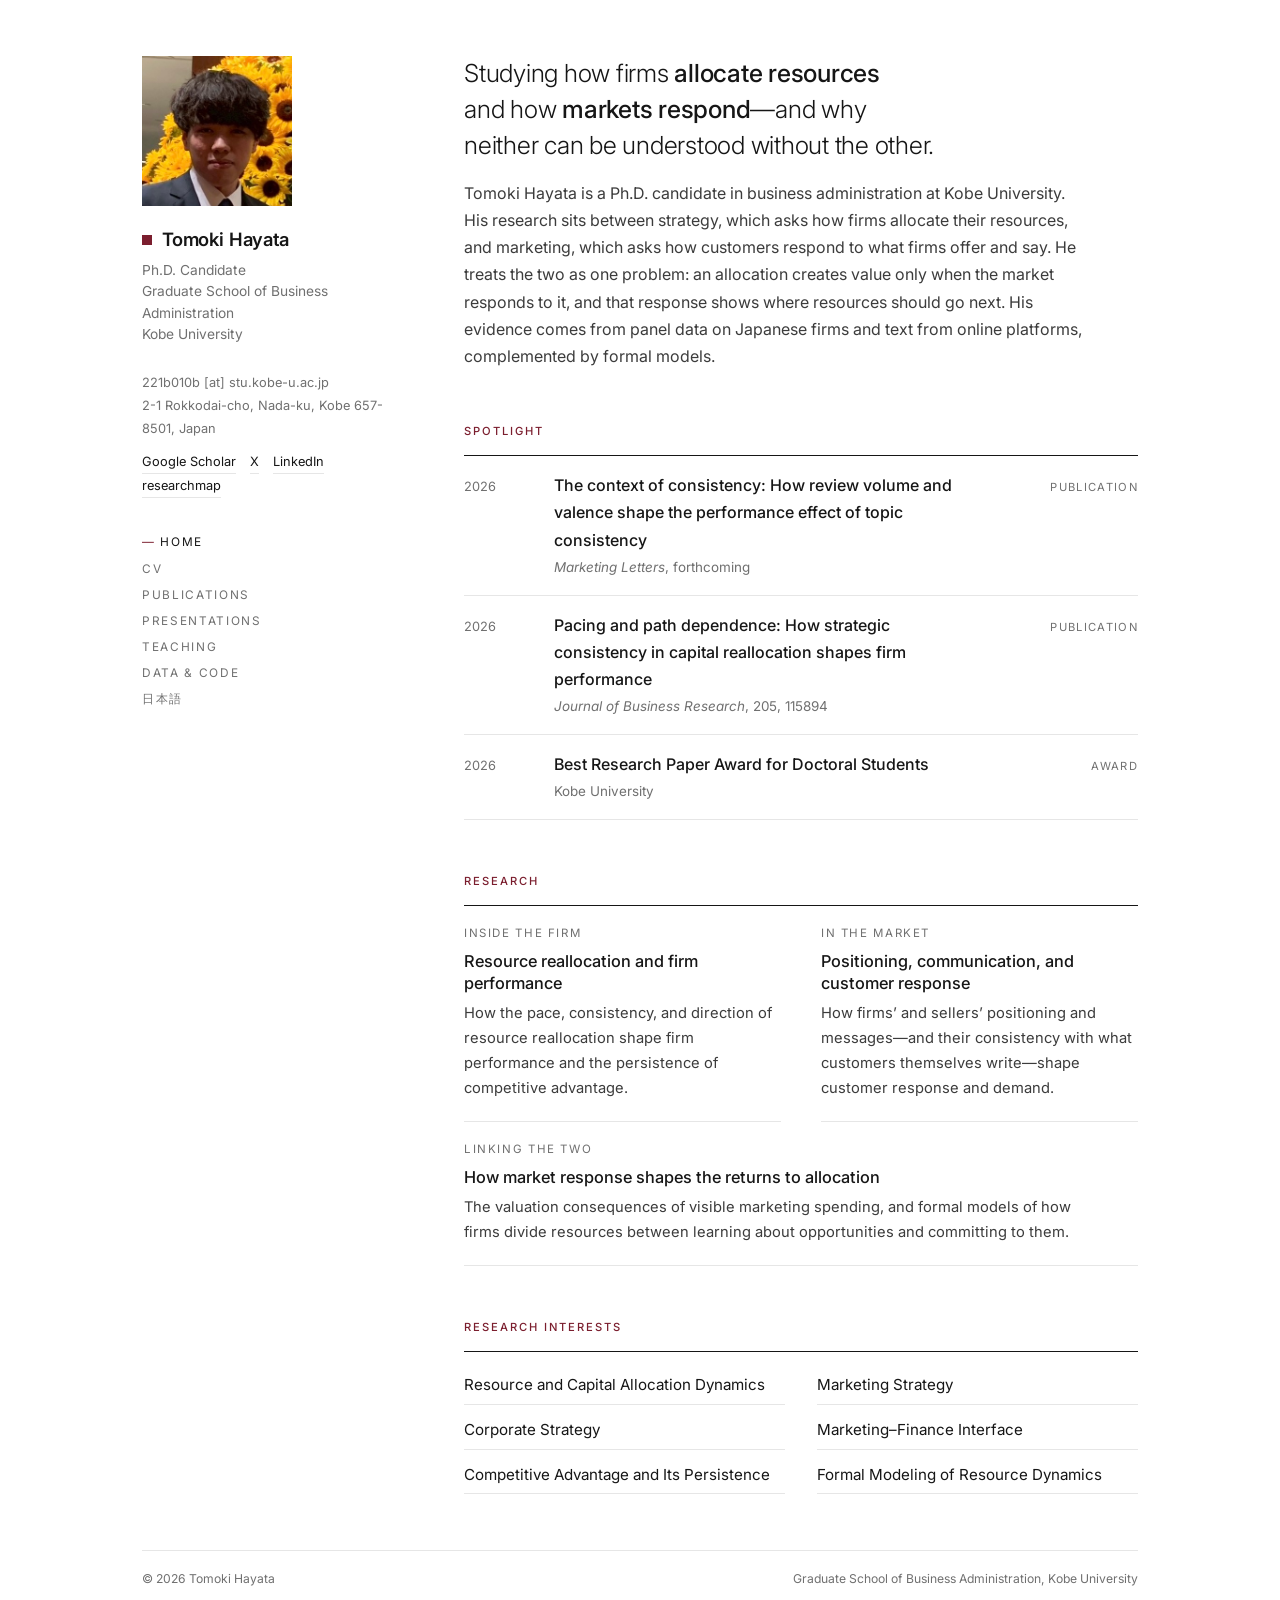
<file: index.html>
<!DOCTYPE html>
<html lang="en">
<head>
  <meta charset="utf-8">
  <meta name="viewport" content="width=device-width, initial-scale=1">
  <!-- Google tag (gtag.js) -->
  <script async src="https://www.googletagmanager.com/gtag/js?id=G-VNYNLFW60Y"></script>
  <script>
    window.dataLayer = window.dataLayer || [];
    function gtag(){dataLayer.push(arguments);}
    gtag('js', new Date());
    gtag('config', 'G-VNYNLFW60Y');
  </script>
  <title>Tomoki Hayata</title>
  <meta name="description" content="Tomoki Hayata — Ph.D. Candidate, Graduate School of Business Administration, Kobe University. Research on how firms allocate resources and how markets respond: corporate strategy, marketing strategy, and formal modeling of resource dynamics.">
  <meta property="og:title" content="Tomoki Hayata">
  <meta property="og:description" content="Ph.D. Candidate, Graduate School of Business Administration, Kobe University. Research on how firms allocate resources and how markets respond: corporate strategy, marketing strategy, and formal modeling of resource dynamics.">
  <meta property="og:type" content="website">
  <meta property="og:locale" content="en_US">
  <meta property="og:url" content="https://hayatat-totrian.github.io/">
  <meta property="og:image" content="https://hayatat-totrian.github.io/images/profile.jpg">
  <meta name="twitter:card" content="summary">
  <link rel="icon" type="image/svg+xml" href="images/favicon.svg">
  <link rel="preconnect" href="https://fonts.googleapis.com">
  <link rel="preconnect" href="https://fonts.gstatic.com" crossorigin>
  <link href="https://fonts.googleapis.com/css2?family=Inter:wght@300;400;500;600&display=swap" rel="stylesheet">
  <link rel="stylesheet" href="assets/style.css">
</head>
<body>

<div class="page">

  <aside class="side">
    <img class="photo" src="images/profile.jpg" alt="Tomoki Hayata">
    <div class="ident">
      <h1 class="name">Tomoki Hayata</h1>
      <p class="aff">Ph.D. Candidate<br>Graduate School of Business Administration<br>Kobe University</p>
    </div>
    <p class="meta">221b010b [at] stu.kobe-u.ac.jp<br>2-1 Rokkodai-cho, Nada-ku, Kobe 657-8501, Japan</p>
    <p class="social">
      <a href="https://scholar.google.com/citations?user=lMuCdc4AAAAJ">Google Scholar</a>
      <a href="https://twitter.com/T_H_0123">X</a>
      <a href="https://www.linkedin.com/in/tomoki-hayata-b653423a1">LinkedIn</a>
      <a href="https://researchmap.jp/hayatat?lang=en">researchmap</a>
    </p>
    <nav class="side-nav" aria-label="Site">
      <a href="index.html" class="active">Home</a>
      <a href="cv.html">CV</a>
      <a href="publications.html">Publications</a>
      <a href="presentations.html">Presentations</a>
      <a href="teaching.html">Teaching</a>
      <a href="data.html">Data &amp; Code</a>
      <a href="ja.html">日本語</a>
    </nav>
  </aside>

  <main>

    <p class="lead">Studying how firms <strong>allocate resources</strong> and how <strong>markets respond</strong>&mdash;and why neither can be understood without the other.</p>
    <p class="bio">Tomoki Hayata is a Ph.D. candidate in business administration at Kobe University. His research sits between strategy, which asks how firms allocate their resources, and marketing, which asks how customers respond to what firms offer and say. He treats the two as one problem: an allocation creates value only when the market responds to it, and that response shows where resources should go next. His evidence comes from panel data on Japanese firms and text from online platforms, complemented by formal models.</p>

    <section class="sec">
      <h2 class="lab">Spotlight</h2>
      <div class="rows">
        <a class="row" href="publications.html">
          <span class="y">2026</span>
          <span>
            <div class="t">The context of consistency: How review volume and valence shape the performance effect of topic consistency</div>
            <div class="v"><em>Marketing Letters</em>, forthcoming</div>
          </span>
          <span class="k">Publication</span>
        </a>
        <a class="row" href="https://doi.org/10.1016/j.jbusres.2025.115894">
          <span class="y">2026</span>
          <span>
            <div class="t">Pacing and path dependence: How strategic consistency in capital reallocation shapes firm performance</div>
            <div class="v"><em>Journal of Business Research</em>, 205, 115894</div>
          </span>
          <span class="k">Publication</span>
        </a>
        <a class="row" href="https://www.kobe-u.ac.jp/ja/announcement/20260209-67578/">
          <span class="y">2026</span>
          <span>
            <div class="t">Best Research Paper Award for Doctoral Students</div>
            <div class="v">Kobe University</div>
          </span>
          <span class="k">Award</span>
        </a>
      </div>
    </section>

    <section class="sec">
      <h2 class="lab">Research</h2>
      <div class="streams">
        <div class="stream">
          <div class="where">Inside the firm</div>
          <h3>Resource reallocation and firm performance</h3>
          <p>How the pace, consistency, and direction of resource reallocation shape firm performance and the persistence of competitive advantage.</p>
        </div>
        <div class="stream">
          <div class="where">In the market</div>
          <h3>Positioning, communication, and customer response</h3>
          <p>How firms&rsquo; and sellers&rsquo; positioning and messages&mdash;and their consistency with what customers themselves write&mdash;shape customer response and demand.</p>
        </div>
        <div class="stream wide">
          <div class="where">Linking the two</div>
          <h3>How market response shapes the returns to allocation</h3>
          <p>The valuation consequences of visible marketing spending, and formal models of how firms divide resources between learning about opportunities and committing to them.</p>
        </div>
      </div>
    </section>

    <section class="sec">
      <h2 class="lab">Research Interests</h2>
      <ul class="grid2">
        <li>Resource and Capital Allocation Dynamics</li>
        <li>Marketing Strategy</li>
        <li>Corporate Strategy</li>
        <li>Marketing&ndash;Finance Interface</li>
        <li>Competitive Advantage and Its Persistence</li>
        <li>Formal Modeling of Resource Dynamics</li>
      </ul>
    </section>

  </main>

  <footer class="foot">
    <span>&copy; 2026 Tomoki Hayata</span>
    <span>Graduate School of Business Administration, Kobe University</span>
  </footer>

</div>

</body>
</html>
</file>
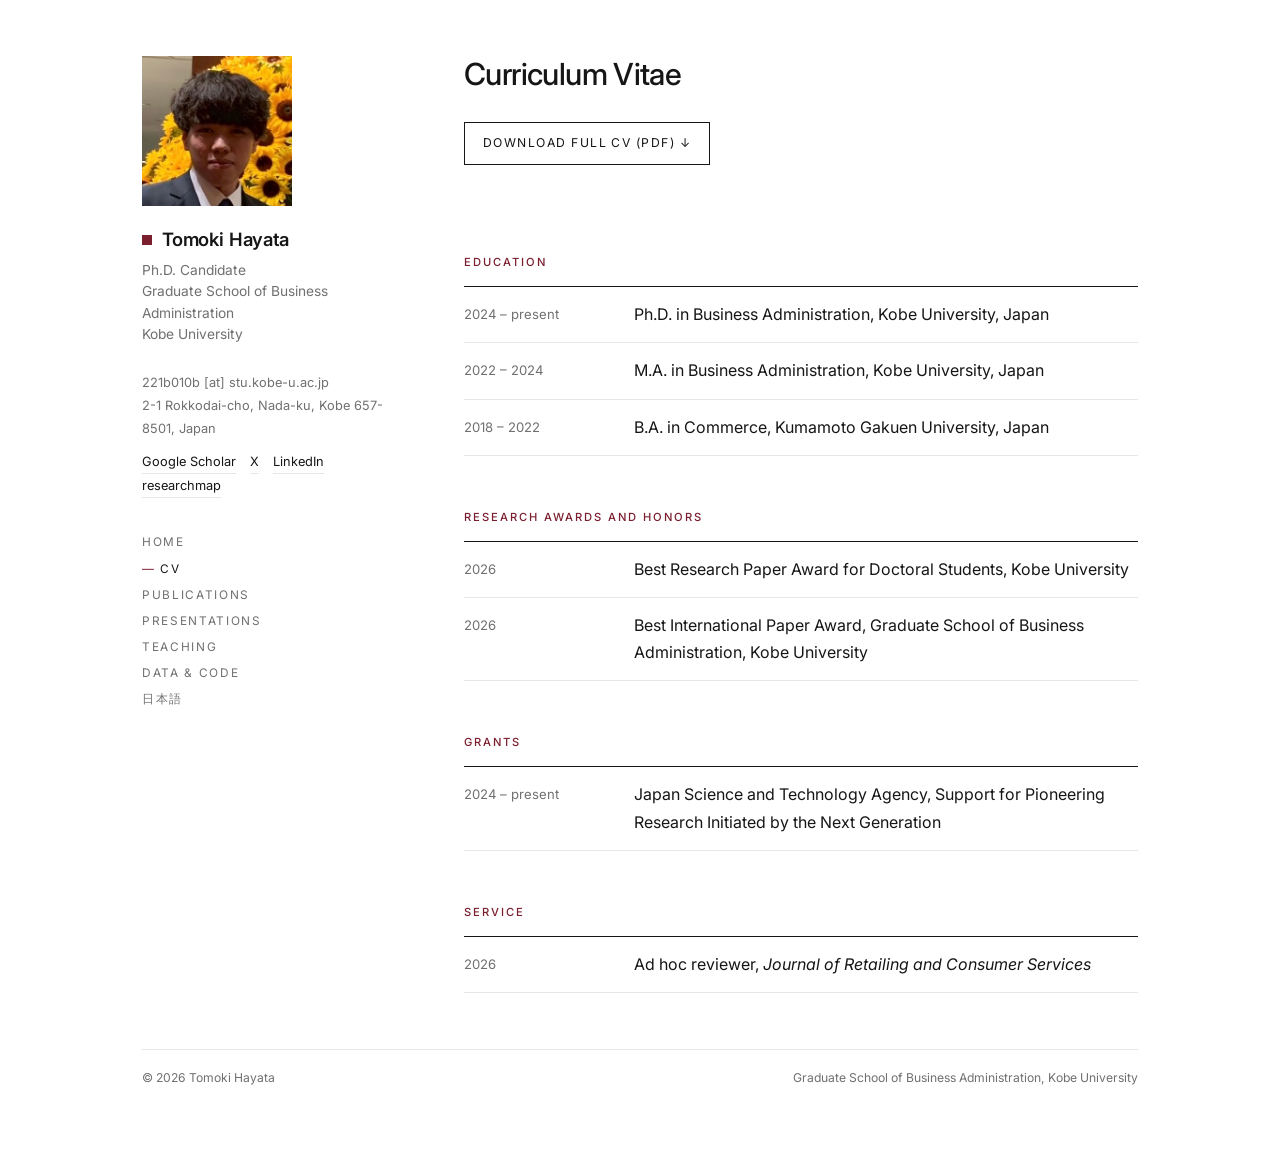
<file: cv.html>
<!DOCTYPE html>
<html lang="en">
<head>
  <meta charset="utf-8">
  <meta name="viewport" content="width=device-width, initial-scale=1">
  <!-- Google tag (gtag.js) -->
  <script async src="https://www.googletagmanager.com/gtag/js?id=G-VNYNLFW60Y"></script>
  <script>
    window.dataLayer = window.dataLayer || [];
    function gtag(){dataLayer.push(arguments);}
    gtag('js', new Date());
    gtag('config', 'G-VNYNLFW60Y');
  </script>
  <title>CV — Tomoki Hayata</title>
  <meta name="description" content="Curriculum vitae of Tomoki Hayata, Ph.D. Candidate at Kobe University.">
  <meta property="og:title" content="CV — Tomoki Hayata">
  <meta property="og:description" content="Curriculum vitae of Tomoki Hayata, Ph.D. Candidate at Kobe University.">
  <meta property="og:type" content="website">
  <meta property="og:locale" content="en_US">
  <meta property="og:url" content="https://hayatat-totrian.github.io/cv.html">
  <meta property="og:image" content="https://hayatat-totrian.github.io/images/profile.jpg">
  <meta name="twitter:card" content="summary">
  <link rel="icon" type="image/svg+xml" href="images/favicon.svg">
  <link rel="preconnect" href="https://fonts.googleapis.com">
  <link rel="preconnect" href="https://fonts.gstatic.com" crossorigin>
  <link href="https://fonts.googleapis.com/css2?family=Inter:wght@300;400;500;600&display=swap" rel="stylesheet">
  <link rel="stylesheet" href="assets/style.css">
</head>
<body>

<div class="page">

  <aside class="side">
    <img class="photo" src="images/profile.jpg" alt="Tomoki Hayata">
    <div class="ident">
      <div class="name">Tomoki Hayata</div>
      <p class="aff">Ph.D. Candidate<br>Graduate School of Business Administration<br>Kobe University</p>
    </div>
    <p class="meta">221b010b [at] stu.kobe-u.ac.jp<br>2-1 Rokkodai-cho, Nada-ku, Kobe 657-8501, Japan</p>
    <p class="social">
      <a href="https://scholar.google.com/citations?user=lMuCdc4AAAAJ">Google Scholar</a>
      <a href="https://twitter.com/T_H_0123">X</a>
      <a href="https://www.linkedin.com/in/tomoki-hayata-b653423a1">LinkedIn</a>
      <a href="https://researchmap.jp/hayatat?lang=en">researchmap</a>
    </p>
    <nav class="side-nav" aria-label="Site">
      <a href="index.html">Home</a>
      <a href="cv.html" class="active">CV</a>
      <a href="publications.html">Publications</a>
      <a href="presentations.html">Presentations</a>
      <a href="teaching.html">Teaching</a>
      <a href="data.html">Data &amp; Code</a>
      <a href="ja.html">日本語</a>
    </nav>
  </aside>

  <main>

    <h1 class="title">Curriculum Vitae</h1>
    <a class="btn" href="cv.pdf">Download full CV (PDF) &darr;</a>

    <section class="sec">
      <h2 class="lab">Education</h2>
      <div class="defs">
        <div class="def"><span class="d">2024 &ndash; present</span><span>Ph.D. in Business Administration, Kobe University, Japan</span></div>
        <div class="def"><span class="d">2022 &ndash; 2024</span><span>M.A. in Business Administration, Kobe University, Japan</span></div>
        <div class="def"><span class="d">2018 &ndash; 2022</span><span>B.A. in Commerce, Kumamoto Gakuen University, Japan</span></div>
      </div>
    </section>

    <section class="sec">
      <h2 class="lab">Research Awards and Honors</h2>
      <div class="defs">
        <div class="def"><span class="d">2026</span><span>Best Research Paper Award for Doctoral Students, Kobe University</span></div>
        <div class="def"><span class="d">2026</span><span>Best International Paper Award, Graduate School of Business Administration, Kobe University</span></div>
      </div>
    </section>

    <section class="sec">
      <h2 class="lab">Grants</h2>
      <div class="defs">
        <div class="def"><span class="d">2024 &ndash; present</span><span>Japan Science and Technology Agency, Support for Pioneering Research Initiated by the Next Generation</span></div>
      </div>
    </section>

    <section class="sec">
      <h2 class="lab">Service</h2>
      <div class="defs">
        <div class="def"><span class="d">2026</span><span>Ad hoc reviewer, <span class="journal">Journal of Retailing and Consumer Services</span></span></div>
      </div>
    </section>

  </main>

  <footer class="foot">
    <span>&copy; 2026 Tomoki Hayata</span>
    <span>Graduate School of Business Administration, Kobe University</span>
  </footer>

</div>

</body>
</html>
</file>
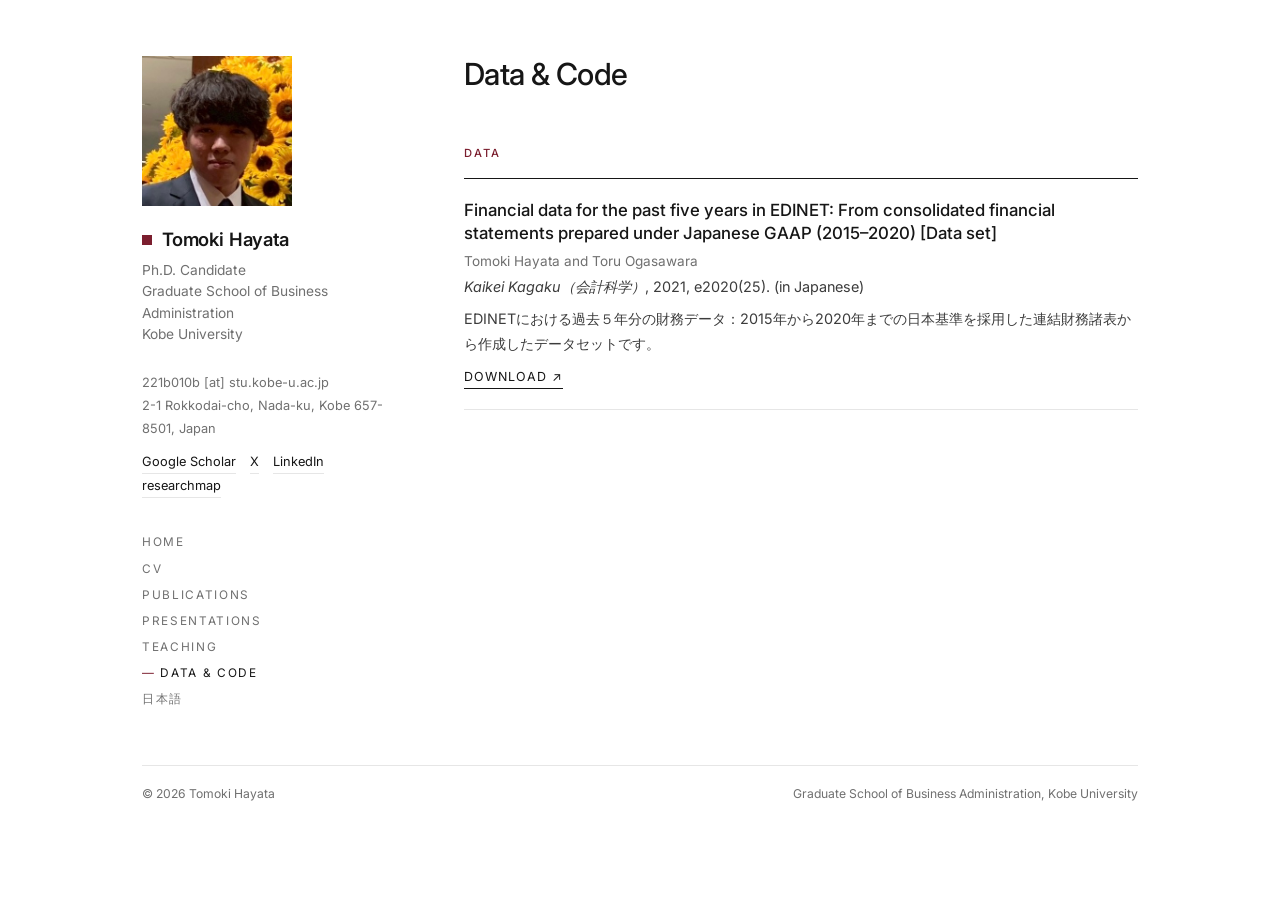
<file: data.html>
<!DOCTYPE html>
<html lang="en">
<head>
  <meta charset="utf-8">
  <meta name="viewport" content="width=device-width, initial-scale=1">
  <!-- Google tag (gtag.js) -->
  <script async src="https://www.googletagmanager.com/gtag/js?id=G-VNYNLFW60Y"></script>
  <script>
    window.dataLayer = window.dataLayer || [];
    function gtag(){dataLayer.push(arguments);}
    gtag('js', new Date());
    gtag('config', 'G-VNYNLFW60Y');
  </script>
  <title>Data &amp; Code — Tomoki Hayata</title>
  <meta name="description" content="Datasets and code by Tomoki Hayata.">
  <meta property="og:title" content="Data &amp; Code — Tomoki Hayata">
  <meta property="og:description" content="Datasets and code by Tomoki Hayata.">
  <meta property="og:type" content="website">
  <meta property="og:locale" content="en_US">
  <meta property="og:url" content="https://hayatat-totrian.github.io/data.html">
  <meta property="og:image" content="https://hayatat-totrian.github.io/images/profile.jpg">
  <meta name="twitter:card" content="summary">
  <link rel="icon" type="image/svg+xml" href="images/favicon.svg">
  <link rel="preconnect" href="https://fonts.googleapis.com">
  <link rel="preconnect" href="https://fonts.gstatic.com" crossorigin>
  <link href="https://fonts.googleapis.com/css2?family=Inter:wght@300;400;500;600&display=swap" rel="stylesheet">
  <link rel="stylesheet" href="assets/style.css">
</head>
<body>

<div class="page">

  <aside class="side">
    <img class="photo" src="images/profile.jpg" alt="Tomoki Hayata">
    <div class="ident">
      <div class="name">Tomoki Hayata</div>
      <p class="aff">Ph.D. Candidate<br>Graduate School of Business Administration<br>Kobe University</p>
    </div>
    <p class="meta">221b010b [at] stu.kobe-u.ac.jp<br>2-1 Rokkodai-cho, Nada-ku, Kobe 657-8501, Japan</p>
    <p class="social">
      <a href="https://scholar.google.com/citations?user=lMuCdc4AAAAJ">Google Scholar</a>
      <a href="https://twitter.com/T_H_0123">X</a>
      <a href="https://www.linkedin.com/in/tomoki-hayata-b653423a1">LinkedIn</a>
      <a href="https://researchmap.jp/hayatat?lang=en">researchmap</a>
    </p>
    <nav class="side-nav" aria-label="Site">
      <a href="index.html">Home</a>
      <a href="cv.html">CV</a>
      <a href="publications.html">Publications</a>
      <a href="presentations.html">Presentations</a>
      <a href="teaching.html">Teaching</a>
      <a href="data.html" class="active">Data &amp; Code</a>
      <a href="ja.html">日本語</a>
    </nav>
  </aside>

  <main>

    <h1 class="title">Data &amp; Code</h1>

    <section class="sec">
      <h2 class="lab">Data</h2>
      <div class="pubs">
        <div class="pub">
          <div class="t">Financial data for the past five years in EDINET: From consolidated financial statements prepared under Japanese GAAP (2015&ndash;2020) [Data set]</div>
          <div class="a">Tomoki Hayata and Toru Ogasawara</div>
          <div class="v"><span class="journal">Kaikei Kagaku（会計科学）</span>, 2021, e2020(25). (in Japanese)</div>
          <div class="desc">EDINETにおける過去５年分の財務データ：2015年から2020年までの日本基準を採用した連結財務諸表から作成したデータセットです。</div>
          <div class="links"><a href="https://sites.google.com/view/accscijournal/e2020">Download &nearr;</a></div>
        </div>
      </div>
    </section>

  </main>

  <footer class="foot">
    <span>&copy; 2026 Tomoki Hayata</span>
    <span>Graduate School of Business Administration, Kobe University</span>
  </footer>

</div>

</body>
</html>
</file>
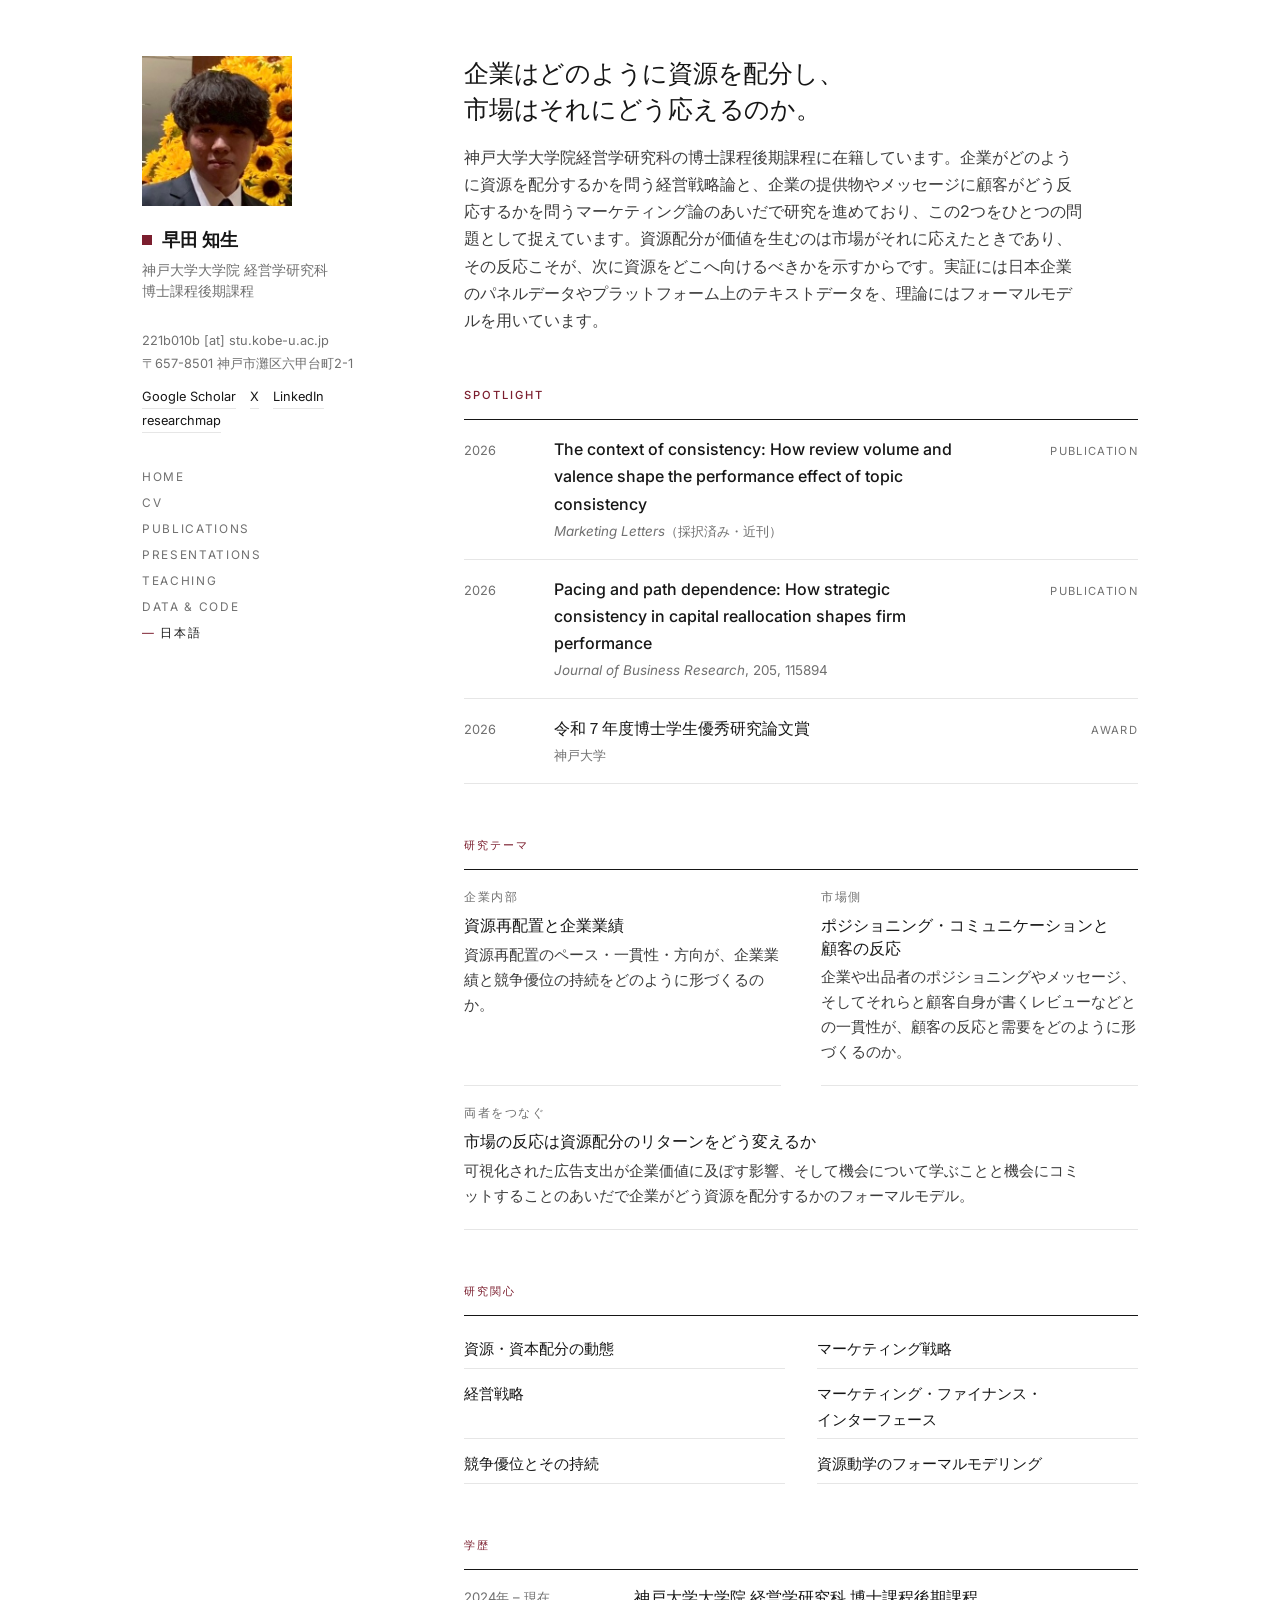
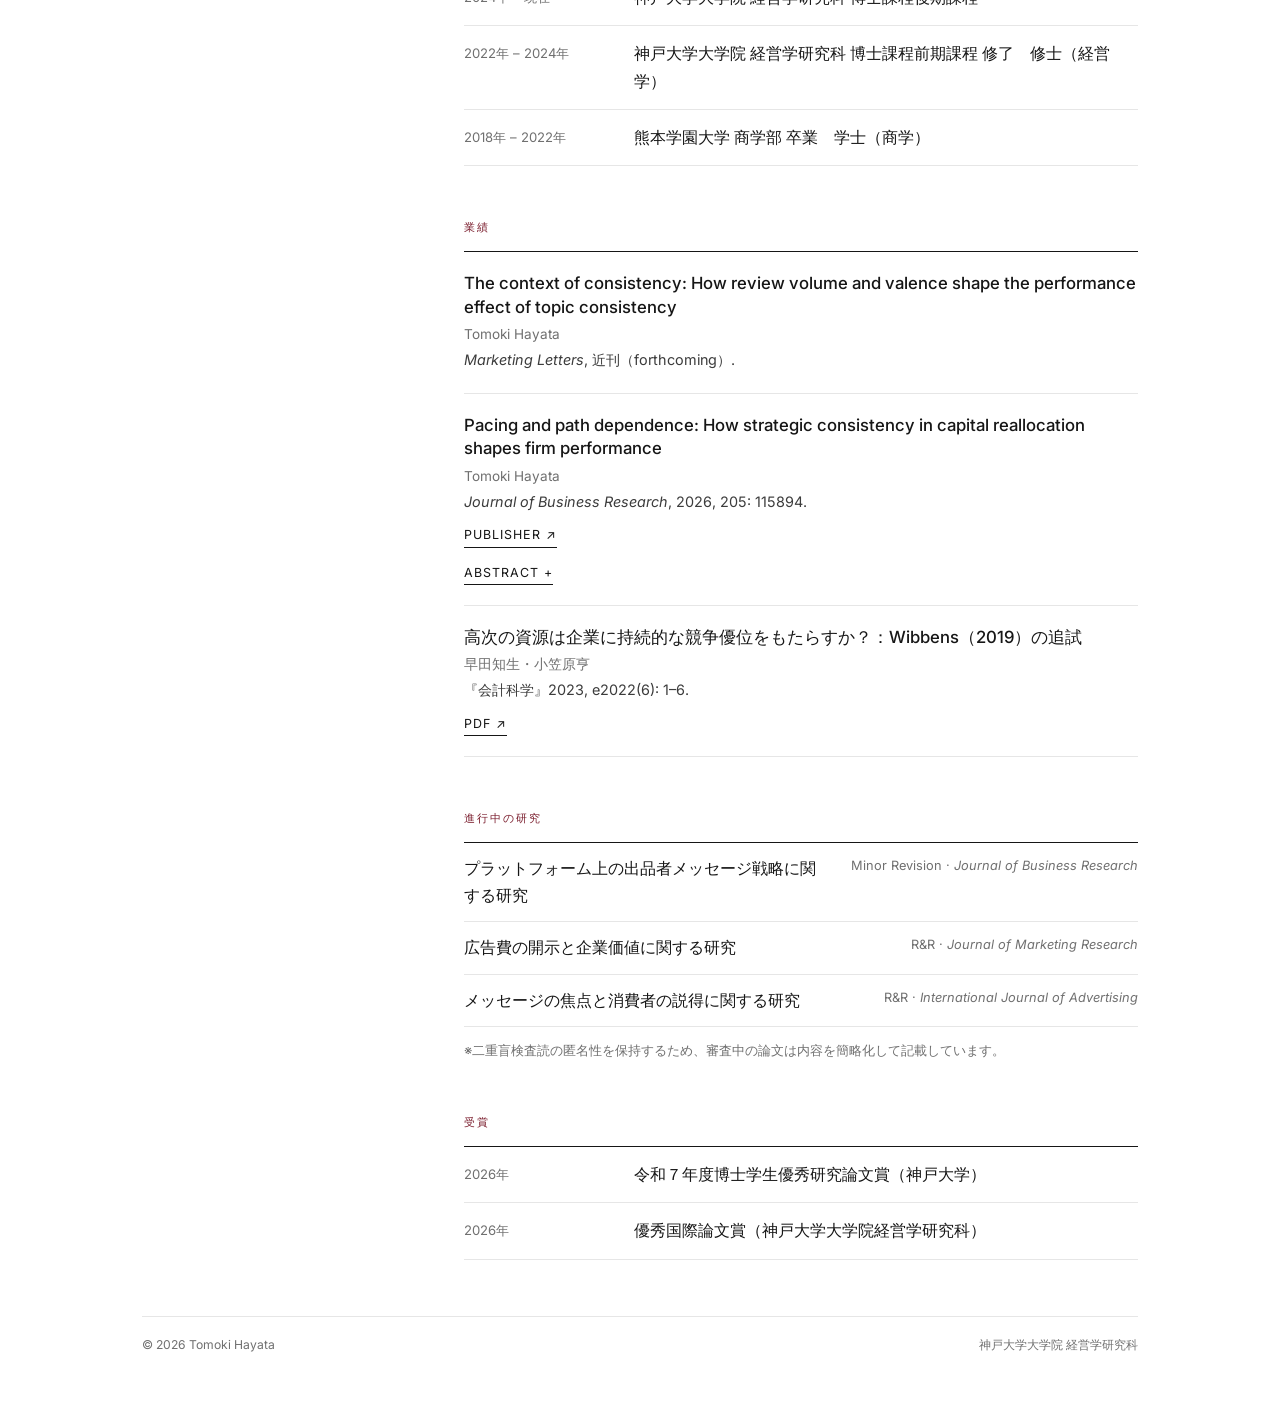
<file: ja.html>
<!DOCTYPE html>
<html lang="ja">
<head>
  <meta charset="utf-8">
  <meta name="viewport" content="width=device-width, initial-scale=1">
  <!-- Google tag (gtag.js) -->
  <script async src="https://www.googletagmanager.com/gtag/js?id=G-VNYNLFW60Y"></script>
  <script>
    window.dataLayer = window.dataLayer || [];
    function gtag(){dataLayer.push(arguments);}
    gtag('js', new Date());
    gtag('config', 'G-VNYNLFW60Y');
  </script>
  <title>早田 知生（Tomoki Hayata）</title>
  <meta name="description" content="早田知生 — 神戸大学大学院経営学研究科 博士課程後期課程。企業の資源配分と市場の反応に関する研究（経営戦略・マーケティング戦略・フォーマルモデリング）。">
  <meta property="og:title" content="早田 知生（Tomoki Hayata）">
  <meta property="og:description" content="神戸大学大学院経営学研究科 博士課程後期課程。企業の資源配分と市場の反応に関する研究。">
  <meta property="og:type" content="website">
  <meta property="og:locale" content="ja_JP">
  <meta property="og:url" content="https://hayatat-totrian.github.io/ja.html">
  <meta property="og:image" content="https://hayatat-totrian.github.io/images/profile.jpg">
  <meta name="twitter:card" content="summary">
  <link rel="icon" type="image/svg+xml" href="images/favicon.svg">
  <link rel="preconnect" href="https://fonts.googleapis.com">
  <link rel="preconnect" href="https://fonts.gstatic.com" crossorigin>
  <link href="https://fonts.googleapis.com/css2?family=Inter:wght@300;400;500;600&display=swap" rel="stylesheet">
  <link rel="stylesheet" href="assets/style.css">
</head>
<body>

<div class="page">

  <aside class="side">
    <img class="photo" src="images/profile.jpg" alt="早田 知生">
    <div class="ident">
      <h1 class="name">早田 知生</h1>
      <p class="aff">神戸大学大学院 経営学研究科<br>博士課程後期課程</p>
    </div>
    <p class="meta">221b010b [at] stu.kobe-u.ac.jp<br>〒657-8501 神戸市灘区六甲台町2-1</p>
    <p class="social">
      <a href="https://scholar.google.com/citations?user=lMuCdc4AAAAJ">Google Scholar</a>
      <a href="https://twitter.com/T_H_0123">X</a>
      <a href="https://www.linkedin.com/in/tomoki-hayata-b653423a1">LinkedIn</a>
      <a href="https://researchmap.jp/hayatat">researchmap</a>
    </p>
    <nav class="side-nav" aria-label="サイト内">
      <a href="index.html">Home</a>
      <a href="cv.html">CV</a>
      <a href="publications.html">Publications</a>
      <a href="presentations.html">Presentations</a>
      <a href="teaching.html">Teaching</a>
      <a href="data.html">Data &amp; Code</a>
      <a href="ja.html" class="active">日本語</a>
    </nav>
  </aside>

  <main>

    <p class="lead"><span class="nw">企業はどのように</span><span class="nw"><strong>資源を配分し</strong>、</span><span class="nw">市場はそれに</span><span class="nw"><strong>どう応えるのか</strong>。</span></p>
    <p class="bio">神戸大学大学院経営学研究科の博士課程後期課程に在籍しています。企業がどのように資源を配分するかを問う経営戦略論と、企業の提供物やメッセージに顧客がどう反応するかを問うマーケティング論のあいだで研究を進めており、この2つをひとつの問題として捉えています。資源配分が価値を生むのは市場がそれに応えたときであり、その反応こそが、次に資源をどこへ向けるべきかを示すからです。実証には日本企業のパネルデータやプラットフォーム上のテキストデータを、理論にはフォーマルモデルを用いています。</p>

    <section class="sec">
      <h2 class="lab">Spotlight</h2>
      <div class="rows">
        <a class="row" href="#pubs">
          <span class="y">2026</span>
          <span>
            <div class="t">The context of consistency: How review volume and valence shape the performance effect of topic consistency</div>
            <div class="v"><em>Marketing Letters</em>（採択済み・近刊）</div>
          </span>
          <span class="k">Publication</span>
        </a>
        <a class="row" href="https://doi.org/10.1016/j.jbusres.2025.115894">
          <span class="y">2026</span>
          <span>
            <div class="t">Pacing and path dependence: How strategic consistency in capital reallocation shapes firm performance</div>
            <div class="v"><em>Journal of Business Research</em>, 205, 115894</div>
          </span>
          <span class="k">Publication</span>
        </a>
        <a class="row" href="https://www.kobe-u.ac.jp/ja/announcement/20260209-67578/">
          <span class="y">2026</span>
          <span>
            <div class="t">令和７年度博士学生優秀研究論文賞</div>
            <div class="v">神戸大学</div>
          </span>
          <span class="k">Award</span>
        </a>
      </div>
    </section>

    <section class="sec">
      <h2 class="lab">研究テーマ</h2>
      <div class="streams">
        <div class="stream">
          <div class="where">企業内部</div>
          <h3>資源再配置と企業業績</h3>
          <p>資源再配置のペース・一貫性・方向が、企業業績と競争優位の持続をどのように形づくるのか。</p>
        </div>
        <div class="stream">
          <div class="where">市場側</div>
          <h3><span class="nw">ポジショニング・</span><span class="nw">コミュニケーションと</span><span class="nw">顧客の反応</span></h3>
          <p>企業や出品者のポジショニングやメッセージ、そしてそれらと顧客自身が書くレビューなどとの一貫性が、顧客の反応と需要をどのように形づくるのか。</p>
        </div>
        <div class="stream wide">
          <div class="where">両者をつなぐ</div>
          <h3><span class="nw">市場の反応は</span><span class="nw">資源配分のリターンを</span><span class="nw">どう変えるか</span></h3>
          <p>可視化された広告支出が企業価値に及ぼす影響、そして機会について学ぶことと機会にコミットすることのあいだで企業がどう資源を配分するかのフォーマルモデル。</p>
        </div>
      </div>
    </section>

    <section class="sec">
      <h2 class="lab">研究関心</h2>
      <ul class="grid2">
        <li>資源・資本配分の動態</li>
        <li>マーケティング戦略</li>
        <li>経営戦略</li>
        <li><span class="nw">マーケティング・</span><span class="nw">ファイナンス・</span><span class="nw">インターフェース</span></li>
        <li>競争優位とその持続</li>
        <li>資源動学のフォーマルモデリング</li>
      </ul>
    </section>

    <section class="sec">
      <h2 class="lab">学歴</h2>
      <div class="defs">
        <div class="def"><span class="d">2024年 &ndash; 現在</span><span>神戸大学大学院 経営学研究科 博士課程後期課程</span></div>
        <div class="def"><span class="d">2022年 &ndash; 2024年</span><span>神戸大学大学院 経営学研究科 博士課程前期課程 修了　修士（経営学）</span></div>
        <div class="def"><span class="d">2018年 &ndash; 2022年</span><span>熊本学園大学 商学部 卒業　学士（商学）</span></div>
      </div>
    </section>

    <section class="sec" id="pubs">
      <h2 class="lab">業績</h2>
      <div class="pubs">
        <div class="pub">
          <div class="t">The context of consistency: How review volume and valence shape the performance effect of topic consistency</div>
          <div class="a">Tomoki Hayata</div>
          <div class="v"><span class="journal">Marketing Letters</span>, 近刊（forthcoming）.</div>
        </div>
        <div class="pub">
          <div class="t">Pacing and path dependence: How strategic consistency in capital reallocation shapes firm performance</div>
          <div class="a">Tomoki Hayata</div>
          <div class="v"><span class="journal">Journal of Business Research</span>, 2026, 205: 115894.</div>
          <div class="links"><a href="https://doi.org/10.1016/j.jbusres.2025.115894">Publisher &nearr;</a></div>
          <details class="abs">
            <summary>Abstract</summary>
            <p>While capital reallocation is essential for maintaining competitiveness, it presents a dilemma: large-scale changes disrupt existing routines and harm performance. Prior research has focused on the level of reallocation, overlooking how its effects are conditioned by a firm&rsquo;s historical context. To shed light on this dilemma, we examine how the performance impact of capital reallocation depends not only on its pace (discontinuous vs. incremental) but also on a path-dependent mechanism: consistency with past strategies. Analyzing Japanese panel data, we find that discontinuous (large-scale) reallocation harms performance more than incremental (small-scale) reallocation. Critically, this relationship is strongly contingent on a firm&rsquo;s past patterns: the negative impact is mitigated for firms with a history of discontinuous change, whereas performance suffers most when organizations accustomed to incremental change reallocate discontinuously. Our study introduces strategic consistency as a new channel in reallocation research and empirically suggests that dynamic capabilities are cultivated within organizational history and inertia.</p>
          </details>
        </div>
        <div class="pub">
          <div class="t">高次の資源は企業に持続的な競争優位をもたらすか？：Wibbens（2019）の追試</div>
          <div class="a">早田知生・小笠原亨</div>
          <div class="v">『会計科学』2023, e2022(6): 1&ndash;6.</div>
          <div class="links"><a href="https://drive.google.com/file/d/1QJO5xUmRnO-AiTXrr3fvznYYFGqxuoLC/view">PDF &nearr;</a></div>
        </div>
      </div>
    </section>

    <section class="sec">
      <h2 class="lab">進行中の研究</h2>
      <ul class="rip">
        <li><span>プラットフォーム上の出品者メッセージ戦略に関する研究</span><span>Minor Revision &middot; <em>Journal of Business Research</em></span></li>
        <li><span>広告費の開示と企業価値に関する研究</span><span>R&amp;R &middot; <em>Journal of Marketing Research</em></span></li>
        <li><span>メッセージの焦点と消費者の説得に関する研究</span><span>R&amp;R &middot; <em>International Journal of Advertising</em></span></li>
      </ul>
      <p class="note">※二重盲検査読の匿名性を保持するため、審査中の論文は内容を簡略化して記載しています。</p>
    </section>

    <section class="sec">
      <h2 class="lab">受賞</h2>
      <div class="defs">
        <div class="def"><span class="d">2026年</span><span>令和７年度博士学生優秀研究論文賞（神戸大学）</span></div>
        <div class="def"><span class="d">2026年</span><span>優秀国際論文賞（神戸大学大学院経営学研究科）</span></div>
      </div>
    </section>

  </main>

  <footer class="foot">
    <span>&copy; 2026 Tomoki Hayata</span>
    <span>神戸大学大学院 経営学研究科</span>
  </footer>

</div>

</body>
</html>
</file>
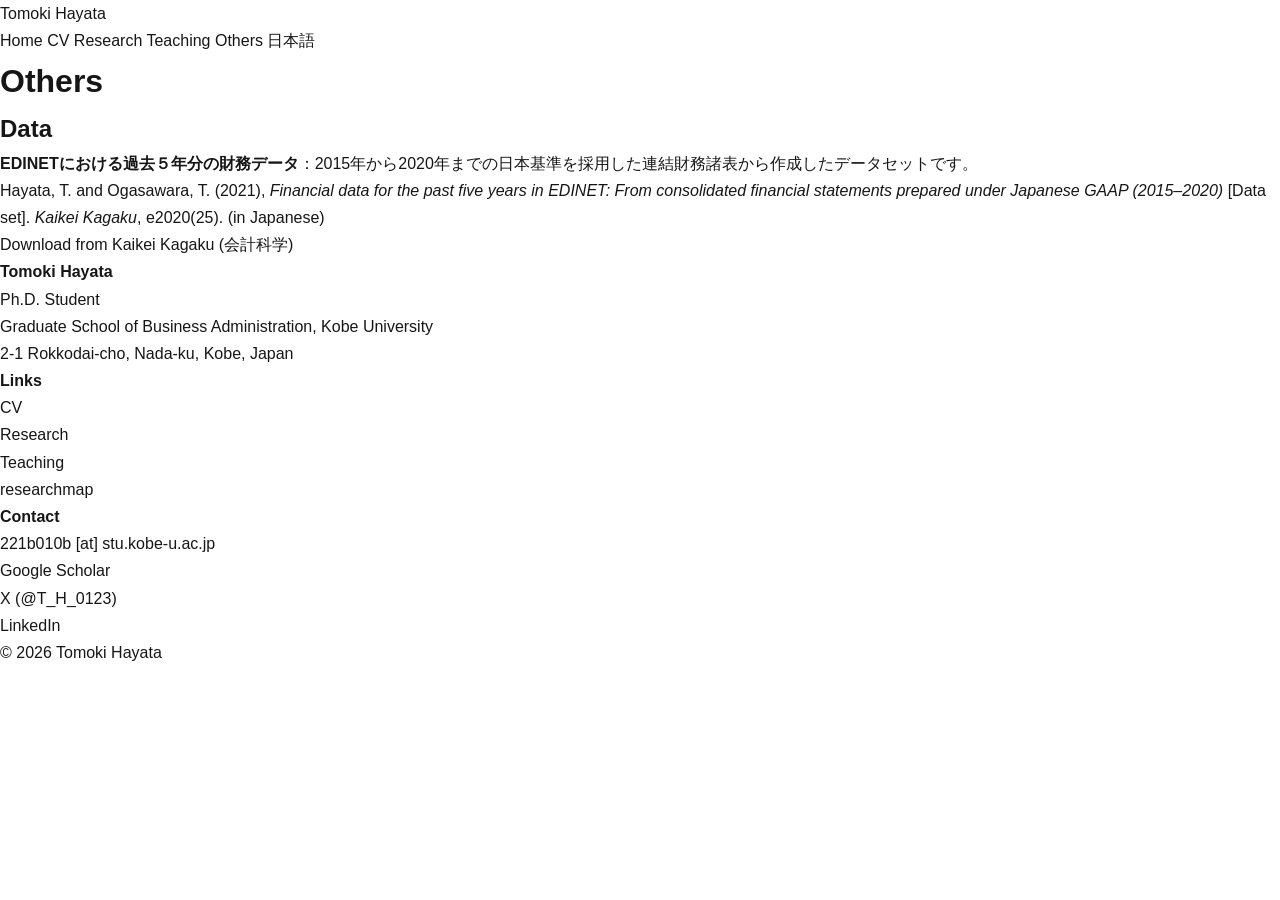
<file: others.html>
<!DOCTYPE html>
<html lang="en">
<head>
  <meta charset="utf-8">
  <meta name="viewport" content="width=device-width, initial-scale=1">
  <title>Others — Tomoki Hayata</title>
  <meta name="description" content="Datasets and other resources by Tomoki Hayata.">
  <meta property="og:title" content="Others — Tomoki Hayata">
  <meta property="og:description" content="Datasets and other resources by Tomoki Hayata.">
  <meta property="og:type" content="website">
  <meta property="og:locale" content="en_US">
  <meta property="og:url" content="https://hayatat-totrian.github.io/others.html">
  <meta property="og:image" content="https://hayatat-totrian.github.io/images/profile.jpg">
  <meta name="twitter:card" content="summary">
  <link rel="icon" type="image/svg+xml" href="images/favicon.svg">
  <link rel="stylesheet" href="assets/style.css">
</head>
<body>

<header class="site-header">
  <div class="container">
    <a class="site-title" href="index.html">Tomoki Hayata</a>
    <nav class="site-nav">
      <a href="index.html">Home</a>
      <a href="cv.html">CV</a>
      <a href="research.html">Research</a>
      <a href="teaching.html">Teaching</a>
      <a href="others.html" class="active">Others</a>
      <a href="ja.html">日本語</a>
    </nav>
  </div>
</header>

<main>
  <div class="container">

    <h1>Others</h1>

    <h2>Data</h2>
    <ul class="pub-list">
      <li>
        <strong>EDINETにおける過去５年分の財務データ</strong>：2015年から2020年までの日本基準を採用した連結財務諸表から作成したデータセットです。<br>
        Hayata, T. and Ogasawara, T. (2021), <span class="journal">Financial data for the past five years in EDINET: From consolidated financial statements prepared under Japanese GAAP (2015&ndash;2020)</span> [Data set]. <span class="journal">Kaikei Kagaku</span>, e2020(25). (in Japanese)<br>
        <a href="https://sites.google.com/view/accscijournal/e2020">Download from Kaikei Kagaku (会計科学)</a>
      </li>
    </ul>

  </div>
</main>

<footer class="site-footer">
  <div class="container">
    <div class="footer-cols">
      <div>
        <h4>Tomoki Hayata</h4>
        <p>
          Ph.D. Student<br>
          Graduate School of Business Administration, Kobe University<br>
          2-1 Rokkodai-cho, Nada-ku, Kobe, Japan
        </p>
      </div>
      <div>
        <h4>Links</h4>
        <ul>
          <li><a href="cv.html">CV</a></li>
          <li><a href="research.html">Research</a></li>
          <li><a href="teaching.html">Teaching</a></li>
          <li><a href="https://researchmap.jp/hayatat?lang=en">researchmap</a></li>
        </ul>
      </div>
      <div>
        <h4>Contact</h4>
        <ul>
          <li>221b010b [at] stu.kobe-u.ac.jp</li>
          <li><a href="https://scholar.google.com/citations?user=lMuCdc4AAAAJ">Google Scholar</a></li>
          <li><a href="https://twitter.com/T_H_0123">X (@T_H_0123)</a></li>
          <li><a href="https://www.linkedin.com/in/tomoki-hayata-b653423a1">LinkedIn</a></li>
        </ul>
      </div>
    </div>
    <div class="footer-bottom">&copy; 2026 Tomoki Hayata</div>
  </div>
</footer>

</body>
</html>
</file>
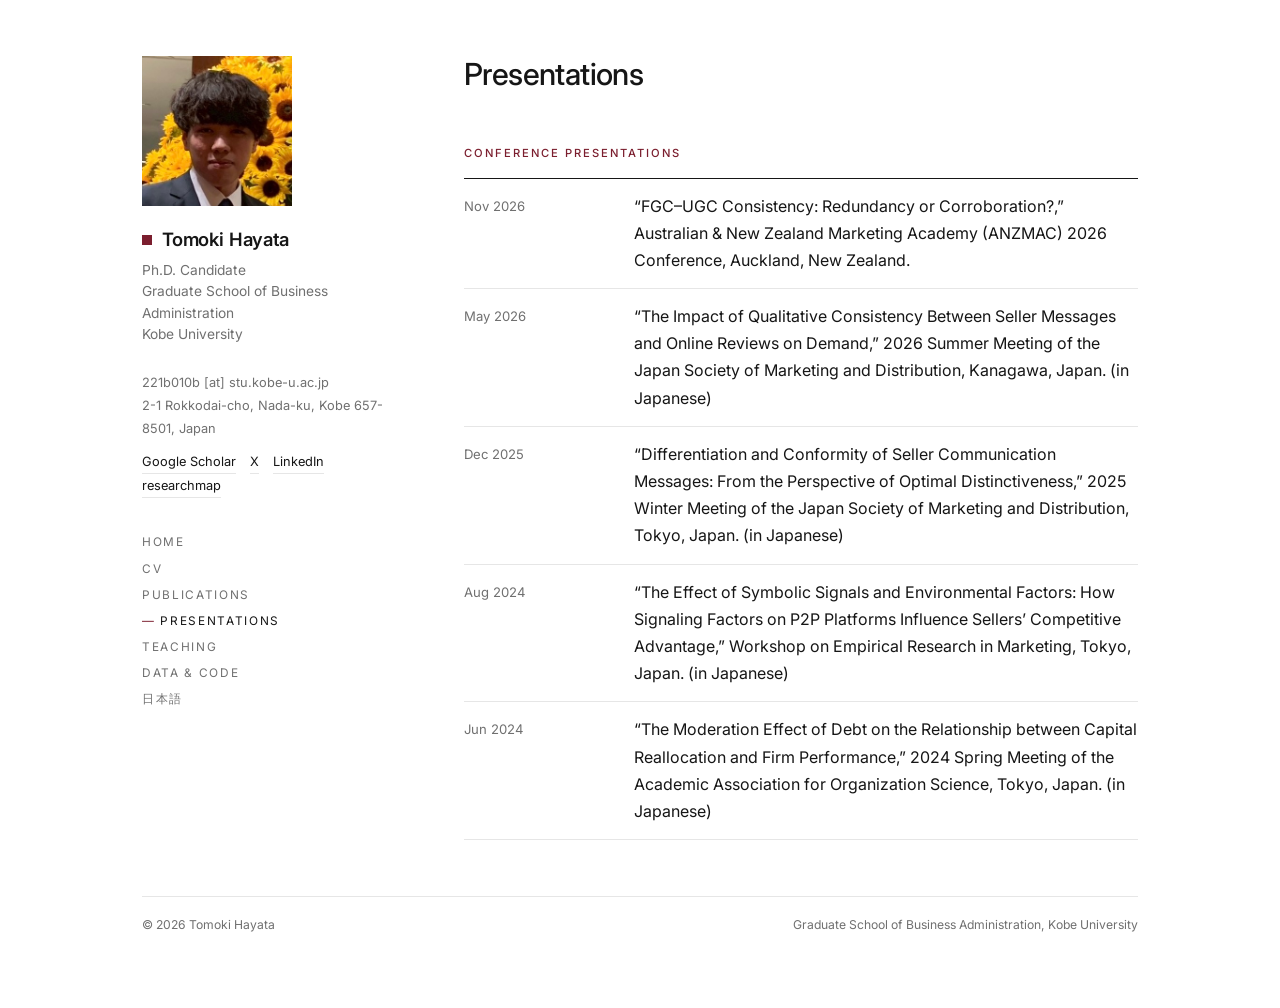
<file: presentations.html>
<!DOCTYPE html>
<html lang="en">
<head>
  <meta charset="utf-8">
  <meta name="viewport" content="width=device-width, initial-scale=1">
  <!-- Google tag (gtag.js) -->
  <script async src="https://www.googletagmanager.com/gtag/js?id=G-VNYNLFW60Y"></script>
  <script>
    window.dataLayer = window.dataLayer || [];
    function gtag(){dataLayer.push(arguments);}
    gtag('js', new Date());
    gtag('config', 'G-VNYNLFW60Y');
  </script>
  <title>Presentations — Tomoki Hayata</title>
  <meta name="description" content="Conference presentations by Tomoki Hayata.">
  <meta property="og:title" content="Presentations — Tomoki Hayata">
  <meta property="og:description" content="Conference presentations by Tomoki Hayata.">
  <meta property="og:type" content="website">
  <meta property="og:locale" content="en_US">
  <meta property="og:url" content="https://hayatat-totrian.github.io/presentations.html">
  <meta property="og:image" content="https://hayatat-totrian.github.io/images/profile.jpg">
  <meta name="twitter:card" content="summary">
  <link rel="icon" type="image/svg+xml" href="images/favicon.svg">
  <link rel="preconnect" href="https://fonts.googleapis.com">
  <link rel="preconnect" href="https://fonts.gstatic.com" crossorigin>
  <link href="https://fonts.googleapis.com/css2?family=Inter:wght@300;400;500;600&display=swap" rel="stylesheet">
  <link rel="stylesheet" href="assets/style.css">
</head>
<body>

<div class="page">

  <aside class="side">
    <img class="photo" src="images/profile.jpg" alt="Tomoki Hayata">
    <div class="ident">
      <div class="name">Tomoki Hayata</div>
      <p class="aff">Ph.D. Candidate<br>Graduate School of Business Administration<br>Kobe University</p>
    </div>
    <p class="meta">221b010b [at] stu.kobe-u.ac.jp<br>2-1 Rokkodai-cho, Nada-ku, Kobe 657-8501, Japan</p>
    <p class="social">
      <a href="https://scholar.google.com/citations?user=lMuCdc4AAAAJ">Google Scholar</a>
      <a href="https://twitter.com/T_H_0123">X</a>
      <a href="https://www.linkedin.com/in/tomoki-hayata-b653423a1">LinkedIn</a>
      <a href="https://researchmap.jp/hayatat?lang=en">researchmap</a>
    </p>
    <nav class="side-nav" aria-label="Site">
      <a href="index.html">Home</a>
      <a href="cv.html">CV</a>
      <a href="publications.html">Publications</a>
      <a href="presentations.html" class="active">Presentations</a>
      <a href="teaching.html">Teaching</a>
      <a href="data.html">Data &amp; Code</a>
      <a href="ja.html">日本語</a>
    </nav>
  </aside>

  <main>

    <h1 class="title">Presentations</h1>

    <section class="sec">
      <h2 class="lab">Conference Presentations</h2>
      <div class="defs">
        <div class="def"><span class="d">Nov 2026</span><span>&ldquo;FGC&ndash;UGC Consistency: Redundancy or Corroboration?,&rdquo; Australian &amp; New Zealand Marketing Academy (ANZMAC) 2026 Conference, Auckland, New Zealand.</span></div>
        <div class="def"><span class="d">May 2026</span><span>&ldquo;The Impact of Qualitative Consistency Between Seller Messages and Online Reviews on Demand,&rdquo; 2026 Summer Meeting of the Japan Society of Marketing and Distribution, Kanagawa, Japan. (in Japanese)</span></div>
        <div class="def"><span class="d">Dec 2025</span><span>&ldquo;Differentiation and Conformity of Seller Communication Messages: From the Perspective of Optimal Distinctiveness,&rdquo; 2025 Winter Meeting of the Japan Society of Marketing and Distribution, Tokyo, Japan. (in Japanese)</span></div>
        <div class="def"><span class="d">Aug 2024</span><span>&ldquo;The Effect of Symbolic Signals and Environmental Factors: How Signaling Factors on P2P Platforms Influence Sellers&rsquo; Competitive Advantage,&rdquo; Workshop on Empirical Research in Marketing, Tokyo, Japan. (in Japanese)</span></div>
        <div class="def"><span class="d">Jun 2024</span><span>&ldquo;The Moderation Effect of Debt on the Relationship between Capital Reallocation and Firm Performance,&rdquo; 2024 Spring Meeting of the Academic Association for Organization Science, Tokyo, Japan. (in Japanese)</span></div>
      </div>
    </section>

  </main>

  <footer class="foot">
    <span>&copy; 2026 Tomoki Hayata</span>
    <span>Graduate School of Business Administration, Kobe University</span>
  </footer>

</div>

</body>
</html>
</file>
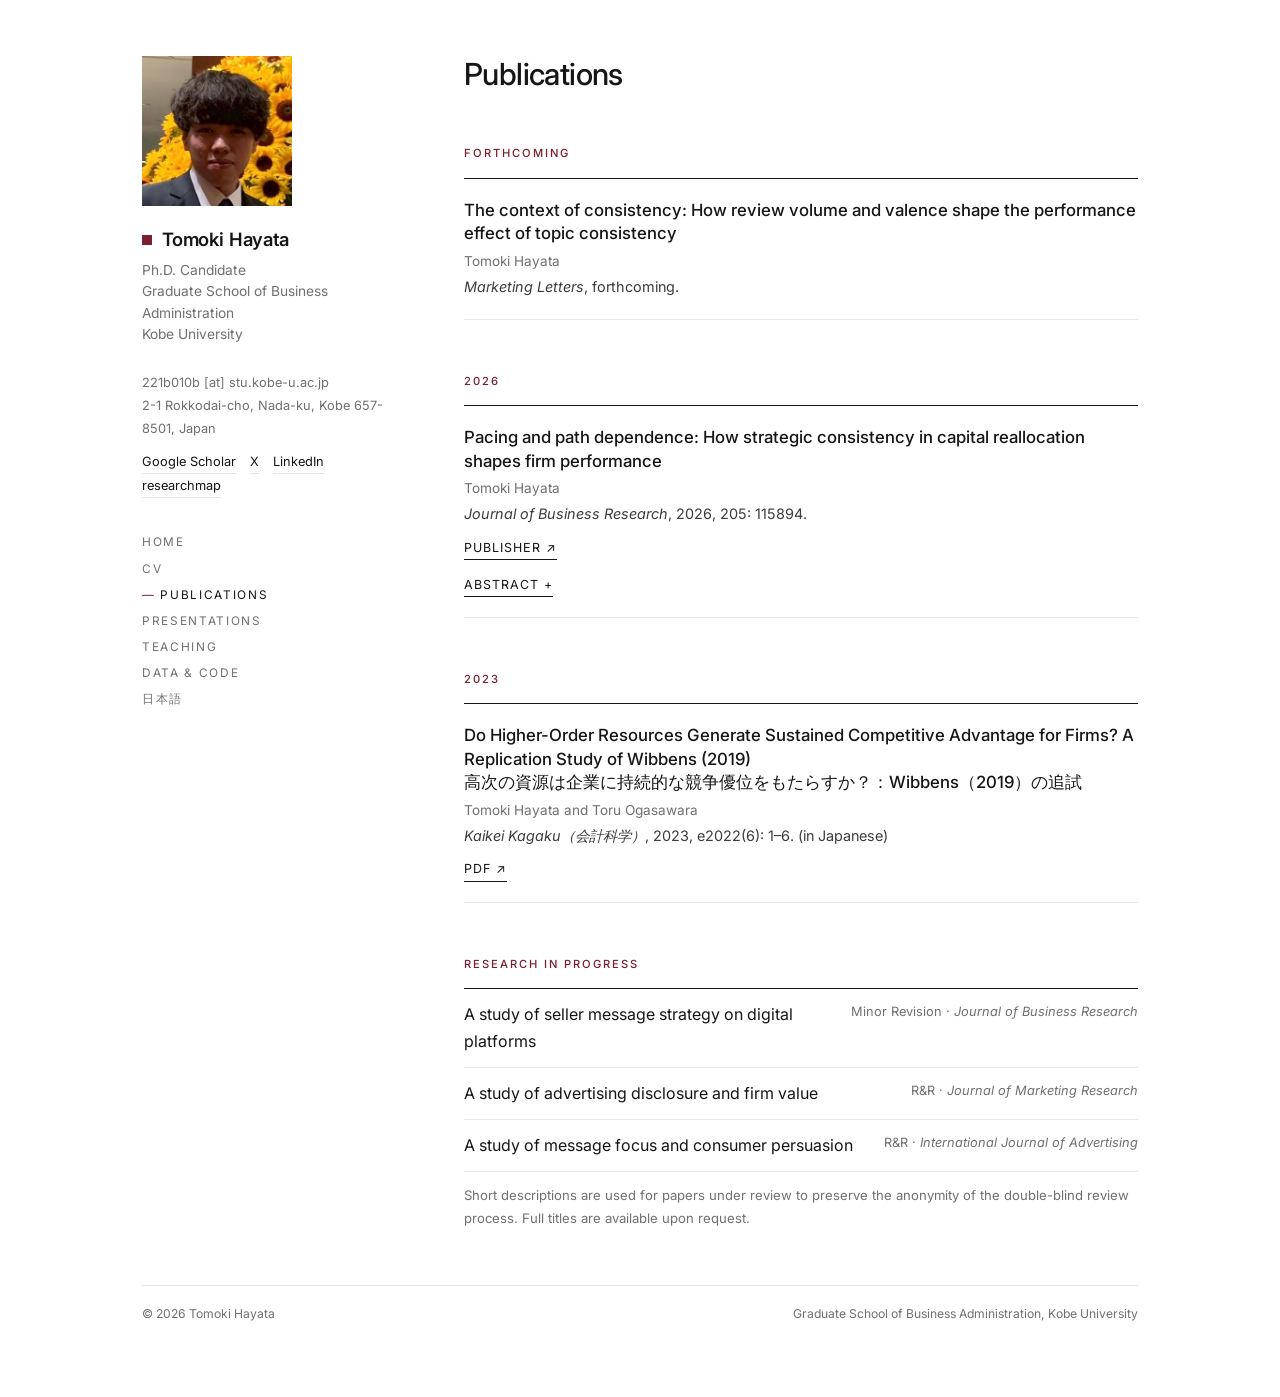
<file: publications.html>
<!DOCTYPE html>
<html lang="en">
<head>
  <meta charset="utf-8">
  <meta name="viewport" content="width=device-width, initial-scale=1">
  <!-- Google tag (gtag.js) -->
  <script async src="https://www.googletagmanager.com/gtag/js?id=G-VNYNLFW60Y"></script>
  <script>
    window.dataLayer = window.dataLayer || [];
    function gtag(){dataLayer.push(arguments);}
    gtag('js', new Date());
    gtag('config', 'G-VNYNLFW60Y');
  </script>
  <title>Publications — Tomoki Hayata</title>
  <meta name="description" content="Publications and research in progress by Tomoki Hayata.">
  <meta property="og:title" content="Publications — Tomoki Hayata">
  <meta property="og:description" content="Publications and research in progress by Tomoki Hayata.">
  <meta property="og:type" content="website">
  <meta property="og:locale" content="en_US">
  <meta property="og:url" content="https://hayatat-totrian.github.io/publications.html">
  <meta property="og:image" content="https://hayatat-totrian.github.io/images/profile.jpg">
  <meta name="twitter:card" content="summary">
  <link rel="icon" type="image/svg+xml" href="images/favicon.svg">
  <link rel="preconnect" href="https://fonts.googleapis.com">
  <link rel="preconnect" href="https://fonts.gstatic.com" crossorigin>
  <link href="https://fonts.googleapis.com/css2?family=Inter:wght@300;400;500;600&display=swap" rel="stylesheet">
  <link rel="stylesheet" href="assets/style.css">
</head>
<body>

<div class="page">

  <aside class="side">
    <img class="photo" src="images/profile.jpg" alt="Tomoki Hayata">
    <div class="ident">
      <div class="name">Tomoki Hayata</div>
      <p class="aff">Ph.D. Candidate<br>Graduate School of Business Administration<br>Kobe University</p>
    </div>
    <p class="meta">221b010b [at] stu.kobe-u.ac.jp<br>2-1 Rokkodai-cho, Nada-ku, Kobe 657-8501, Japan</p>
    <p class="social">
      <a href="https://scholar.google.com/citations?user=lMuCdc4AAAAJ">Google Scholar</a>
      <a href="https://twitter.com/T_H_0123">X</a>
      <a href="https://www.linkedin.com/in/tomoki-hayata-b653423a1">LinkedIn</a>
      <a href="https://researchmap.jp/hayatat?lang=en">researchmap</a>
    </p>
    <nav class="side-nav" aria-label="Site">
      <a href="index.html">Home</a>
      <a href="cv.html">CV</a>
      <a href="publications.html" class="active">Publications</a>
      <a href="presentations.html">Presentations</a>
      <a href="teaching.html">Teaching</a>
      <a href="data.html">Data &amp; Code</a>
      <a href="ja.html">日本語</a>
    </nav>
  </aside>

  <main>

    <h1 class="title">Publications</h1>

    <section class="sec">
      <h2 class="lab">Forthcoming</h2>
      <div class="pubs">
        <div class="pub">
          <div class="t">The context of consistency: How review volume and valence shape the performance effect of topic consistency</div>
          <div class="a">Tomoki Hayata</div>
          <div class="v"><span class="journal">Marketing Letters</span>, forthcoming.</div>
        </div>
      </div>
    </section>

    <section class="sec">
      <h2 class="lab">2026</h2>
      <div class="pubs">
        <div class="pub">
          <div class="t">Pacing and path dependence: How strategic consistency in capital reallocation shapes firm performance</div>
          <div class="a">Tomoki Hayata</div>
          <div class="v"><span class="journal">Journal of Business Research</span>, 2026, 205: 115894.</div>
          <div class="links"><a href="https://doi.org/10.1016/j.jbusres.2025.115894">Publisher &nearr;</a></div>
          <details class="abs">
            <summary>Abstract</summary>
            <p>While capital reallocation is essential for maintaining competitiveness, it presents a dilemma: large-scale changes disrupt existing routines and harm performance. Prior research has focused on the level of reallocation, overlooking how its effects are conditioned by a firm&rsquo;s historical context. To shed light on this dilemma, we examine how the performance impact of capital reallocation depends not only on its pace (discontinuous vs. incremental) but also on a path-dependent mechanism: consistency with past strategies. Analyzing Japanese panel data, we find that discontinuous (large-scale) reallocation harms performance more than incremental (small-scale) reallocation. Critically, this relationship is strongly contingent on a firm&rsquo;s past patterns: the negative impact is mitigated for firms with a history of discontinuous change, whereas performance suffers most when organizations accustomed to incremental change reallocate discontinuously. Our study introduces strategic consistency as a new channel in reallocation research and empirically suggests that dynamic capabilities are cultivated within organizational history and inertia.</p>
          </details>
        </div>
      </div>
    </section>

    <section class="sec">
      <h2 class="lab">2023</h2>
      <div class="pubs">
        <div class="pub">
          <div class="t">Do Higher-Order Resources Generate Sustained Competitive Advantage for Firms? A Replication Study of Wibbens (2019)<br>高次の資源は企業に持続的な競争優位をもたらすか？：Wibbens（2019）の追試</div>
          <div class="a">Tomoki Hayata and Toru Ogasawara</div>
          <div class="v"><span class="journal">Kaikei Kagaku（会計科学）</span>, 2023, e2022(6): 1&ndash;6. (in Japanese)</div>
          <div class="links"><a href="https://drive.google.com/file/d/1QJO5xUmRnO-AiTXrr3fvznYYFGqxuoLC/view">PDF &nearr;</a></div>
        </div>
      </div>
    </section>

    <section class="sec">
      <h2 class="lab">Research in Progress</h2>
      <ul class="rip">
        <li><span>A study of seller message strategy on digital platforms</span><span>Minor Revision &middot; <em>Journal of Business Research</em></span></li>
        <li><span>A study of advertising disclosure and firm value</span><span>R&amp;R &middot; <em>Journal of Marketing Research</em></span></li>
        <li><span>A study of message focus and consumer persuasion</span><span>R&amp;R &middot; <em>International Journal of Advertising</em></span></li>
      </ul>
      <p class="note">Short descriptions are used for papers under review to preserve the anonymity of the double-blind review process. Full titles are available upon request.</p>
    </section>

  </main>

  <footer class="foot">
    <span>&copy; 2026 Tomoki Hayata</span>
    <span>Graduate School of Business Administration, Kobe University</span>
  </footer>

</div>

</body>
</html>
</file>
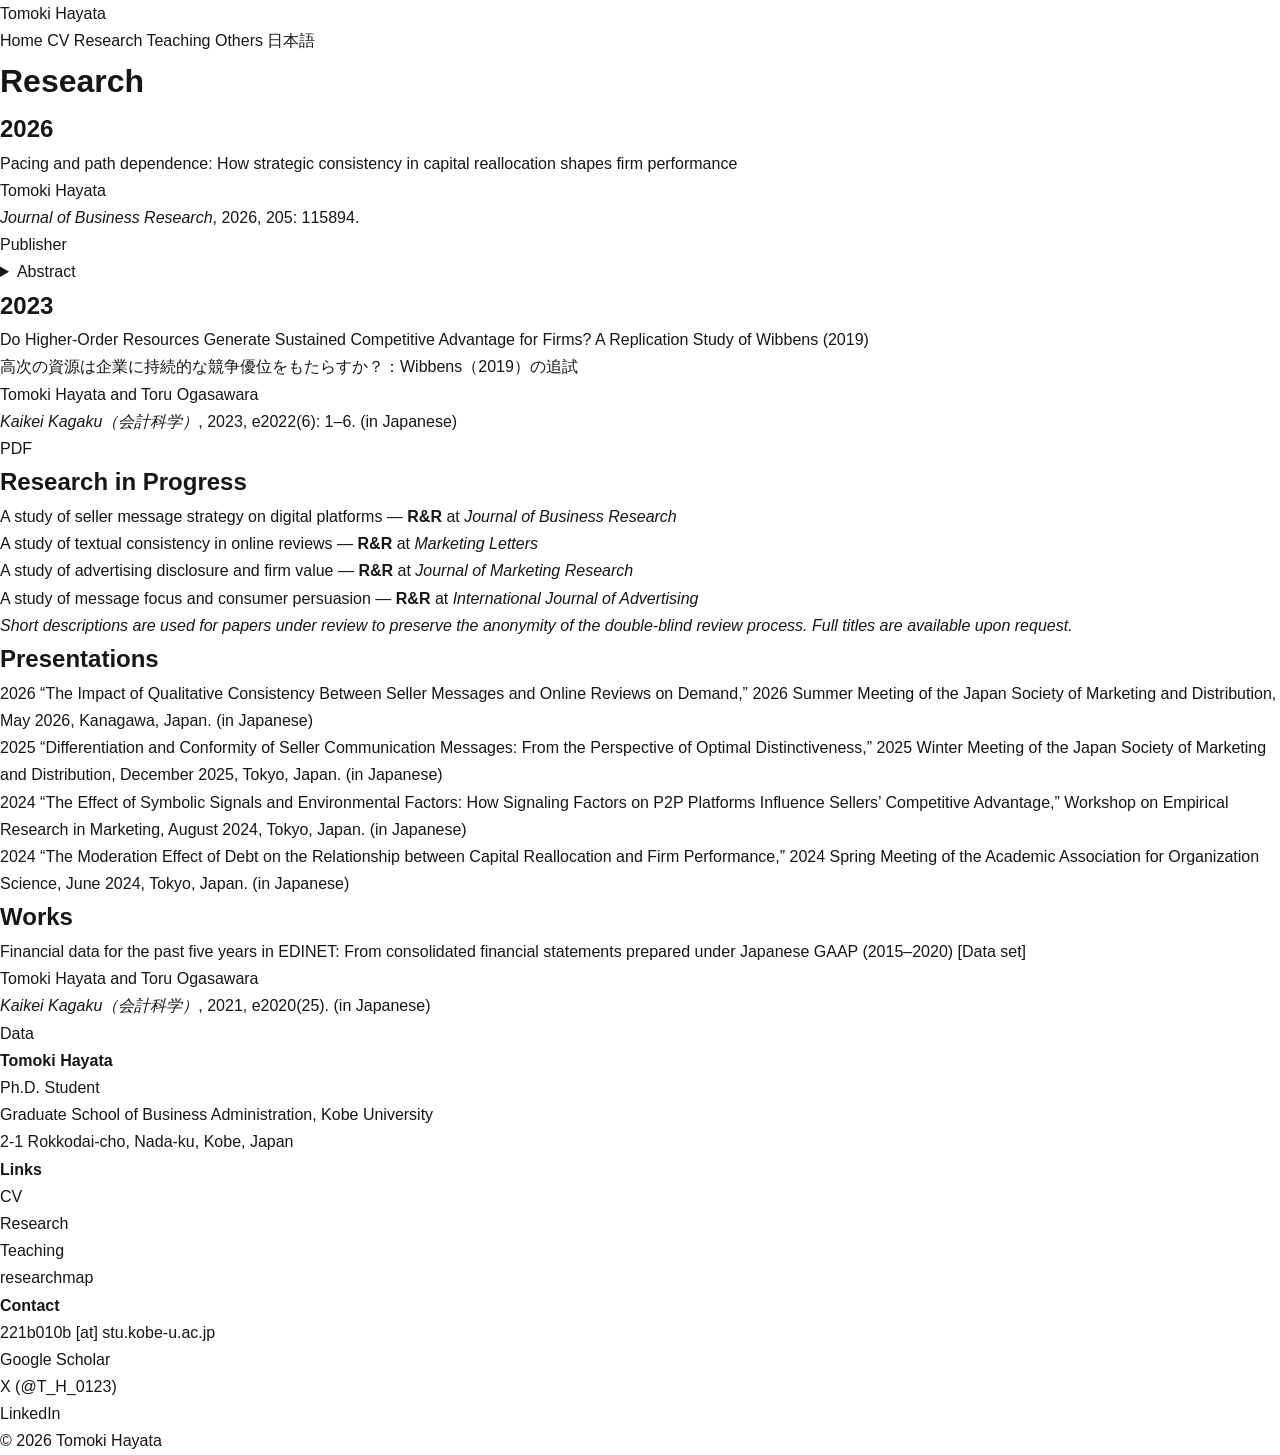
<file: research.html>
<!DOCTYPE html>
<html lang="en">
<head>
  <meta charset="utf-8">
  <meta name="viewport" content="width=device-width, initial-scale=1">
  <title>Research — Tomoki Hayata</title>
  <meta name="description" content="Publications, research in progress, and presentations by Tomoki Hayata.">
  <meta property="og:title" content="Research — Tomoki Hayata">
  <meta property="og:description" content="Publications, research in progress, and presentations by Tomoki Hayata.">
  <meta property="og:type" content="website">
  <meta property="og:locale" content="en_US">
  <meta property="og:url" content="https://hayatat-totrian.github.io/research.html">
  <meta property="og:image" content="https://hayatat-totrian.github.io/images/profile.jpg">
  <meta name="twitter:card" content="summary">
  <link rel="icon" type="image/svg+xml" href="images/favicon.svg">
  <link rel="stylesheet" href="assets/style.css">
</head>
<body>

<header class="site-header">
  <div class="container">
    <a class="site-title" href="index.html">Tomoki Hayata</a>
    <nav class="site-nav">
      <a href="index.html">Home</a>
      <a href="cv.html">CV</a>
      <a href="research.html" class="active">Research</a>
      <a href="teaching.html">Teaching</a>
      <a href="others.html">Others</a>
      <a href="ja.html">日本語</a>
    </nav>
  </div>
</header>

<main>
  <div class="container">

    <h1>Research</h1>

    <h2>2026</h2>
    <div class="pub-entry">
      <p class="pub-title">Pacing and path dependence: How strategic consistency in capital reallocation shapes firm performance</p>
      <p class="pub-authors">Tomoki Hayata</p>
      <p class="pub-venue"><span class="journal">Journal of Business Research</span>, 2026, 205: 115894.</p>
      <p class="pub-links"><a class="pub-link" href="https://doi.org/10.1016/j.jbusres.2025.115894">Publisher</a></p>
      <details class="abstract">
        <summary>Abstract</summary>
        <p>While capital reallocation is essential for maintaining competitiveness, it presents a dilemma: large-scale changes disrupt existing routines and harm performance. Prior research has focused on the level of reallocation, overlooking how its effects are conditioned by a firm&rsquo;s historical context. To shed light on this dilemma, we examine how the performance impact of capital reallocation depends not only on its pace (discontinuous vs. incremental) but also on a path-dependent mechanism: consistency with past strategies. Analyzing Japanese panel data, we find that discontinuous (large-scale) reallocation harms performance more than incremental (small-scale) reallocation. Critically, this relationship is strongly contingent on a firm&rsquo;s past patterns: the negative impact is mitigated for firms with a history of discontinuous change, whereas performance suffers most when organizations accustomed to incremental change reallocate discontinuously. Our study introduces strategic consistency as a new channel in reallocation research and empirically suggests that dynamic capabilities are cultivated within organizational history and inertia.</p>
      </details>
    </div>

    <h2>2023</h2>
    <div class="pub-entry">
      <p class="pub-title">Do Higher-Order Resources Generate Sustained Competitive Advantage for Firms? A Replication Study of Wibbens (2019)<br>
        高次の資源は企業に持続的な競争優位をもたらすか？：Wibbens（2019）の追試</p>
      <p class="pub-authors">Tomoki Hayata and Toru Ogasawara</p>
      <p class="pub-venue"><span class="journal">Kaikei Kagaku（会計科学）</span>, 2023, e2022(6): 1&ndash;6. (in Japanese)</p>
      <p class="pub-links"><a class="pub-link" href="https://drive.google.com/file/d/1QJO5xUmRnO-AiTXrr3fvznYYFGqxuoLC/view">PDF</a></p>
    </div>

    <h2>Research in Progress</h2>
    <ul class="pub-list">
      <li>A study of seller message strategy on digital platforms &mdash; <strong>R&amp;R</strong> at <span class="journal">Journal of Business Research</span></li>
      <li>A study of textual consistency in online reviews &mdash; <strong>R&amp;R</strong> at <span class="journal">Marketing Letters</span></li>
      <li>A study of advertising disclosure and firm value &mdash; <strong>R&amp;R</strong> at <span class="journal">Journal of Marketing Research</span></li>
      <li>A study of message focus and consumer persuasion &mdash; <strong>R&amp;R</strong> at <span class="journal">International Journal of Advertising</span></li>
    </ul>
    <p class="rip-note"><em>Short descriptions are used for papers under review to preserve the anonymity of the double-blind review process. Full titles are available upon request.</em></p>

    <h2>Presentations</h2>
    <ul class="cv-list">
      <li>
        <span class="date">2026</span>
        <span>&ldquo;The Impact of Qualitative Consistency Between Seller Messages and Online Reviews on Demand,&rdquo; 2026 Summer Meeting of the Japan Society of Marketing and Distribution, May 2026, Kanagawa, Japan. (in Japanese)</span>
      </li>
      <li>
        <span class="date">2025</span>
        <span>&ldquo;Differentiation and Conformity of Seller Communication Messages: From the Perspective of Optimal Distinctiveness,&rdquo; 2025 Winter Meeting of the Japan Society of Marketing and Distribution, December 2025, Tokyo, Japan. (in Japanese)</span>
      </li>
      <li>
        <span class="date">2024</span>
        <span>&ldquo;The Effect of Symbolic Signals and Environmental Factors: How Signaling Factors on P2P Platforms Influence Sellers&rsquo; Competitive Advantage,&rdquo; Workshop on Empirical Research in Marketing, August 2024, Tokyo, Japan. (in Japanese)</span>
      </li>
      <li>
        <span class="date">2024</span>
        <span>&ldquo;The Moderation Effect of Debt on the Relationship between Capital Reallocation and Firm Performance,&rdquo; 2024 Spring Meeting of the Academic Association for Organization Science, June 2024, Tokyo, Japan. (in Japanese)</span>
      </li>
    </ul>

    <h2>Works</h2>
    <div class="pub-entry">
      <p class="pub-title">Financial data for the past five years in EDINET: From consolidated financial statements prepared under Japanese GAAP (2015&ndash;2020) [Data set]</p>
      <p class="pub-authors">Tomoki Hayata and Toru Ogasawara</p>
      <p class="pub-venue"><span class="journal">Kaikei Kagaku（会計科学）</span>, 2021, e2020(25). (in Japanese)</p>
      <p class="pub-links"><a class="pub-link" href="https://sites.google.com/view/accscijournal/e2020">Data</a></p>
    </div>

  </div>
</main>

<footer class="site-footer">
  <div class="container">
    <div class="footer-cols">
      <div>
        <h4>Tomoki Hayata</h4>
        <p>
          Ph.D. Student<br>
          Graduate School of Business Administration, Kobe University<br>
          2-1 Rokkodai-cho, Nada-ku, Kobe, Japan
        </p>
      </div>
      <div>
        <h4>Links</h4>
        <ul>
          <li><a href="cv.html">CV</a></li>
          <li><a href="research.html">Research</a></li>
          <li><a href="teaching.html">Teaching</a></li>
          <li><a href="https://researchmap.jp/hayatat?lang=en">researchmap</a></li>
        </ul>
      </div>
      <div>
        <h4>Contact</h4>
        <ul>
          <li>221b010b [at] stu.kobe-u.ac.jp</li>
          <li><a href="https://scholar.google.com/citations?user=lMuCdc4AAAAJ">Google Scholar</a></li>
          <li><a href="https://twitter.com/T_H_0123">X (@T_H_0123)</a></li>
          <li><a href="https://www.linkedin.com/in/tomoki-hayata-b653423a1">LinkedIn</a></li>
        </ul>
      </div>
    </div>
    <div class="footer-bottom">&copy; 2026 Tomoki Hayata</div>
  </div>
</footer>

</body>
</html>
</file>
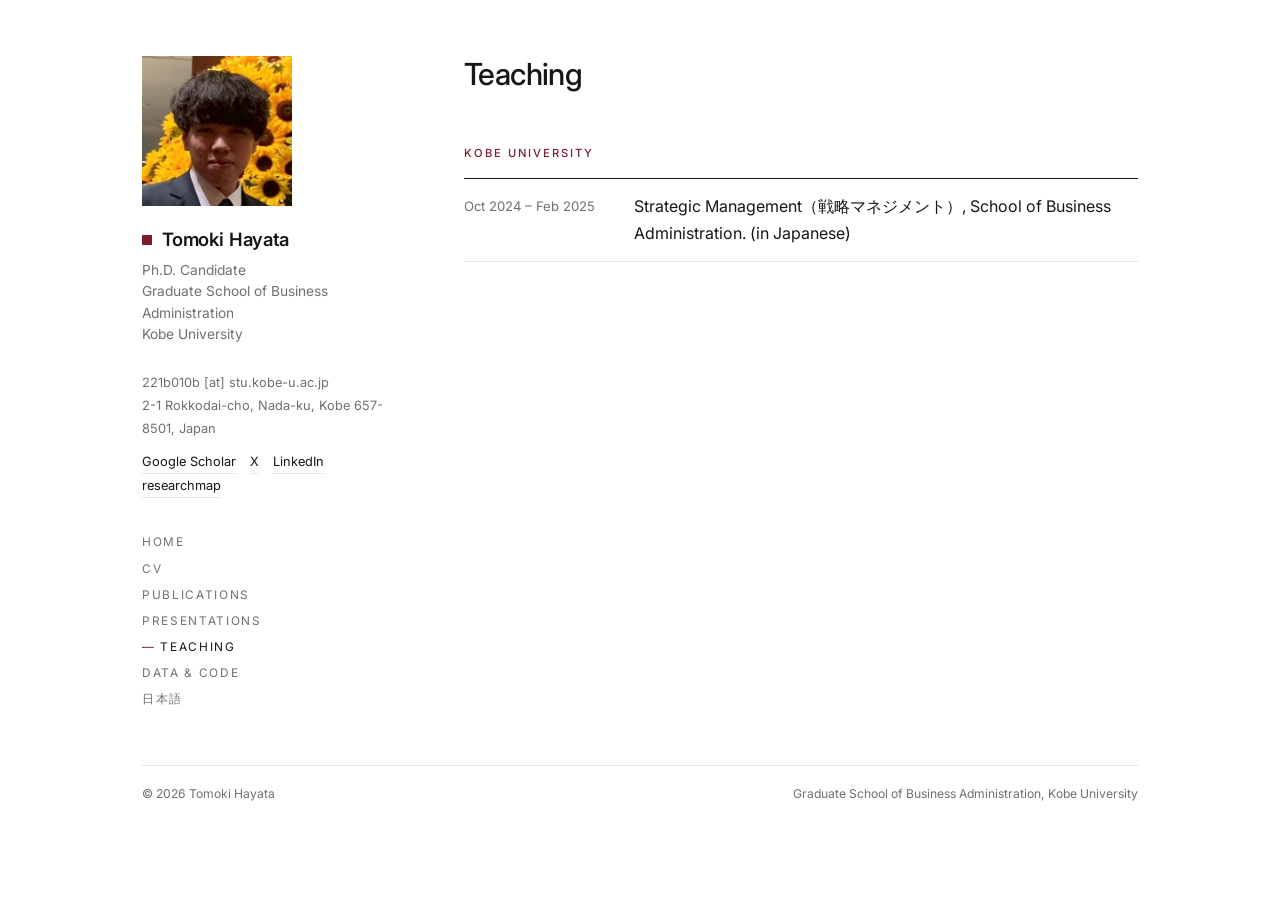
<file: teaching.html>
<!DOCTYPE html>
<html lang="en">
<head>
  <meta charset="utf-8">
  <meta name="viewport" content="width=device-width, initial-scale=1">
  <!-- Google tag (gtag.js) -->
  <script async src="https://www.googletagmanager.com/gtag/js?id=G-VNYNLFW60Y"></script>
  <script>
    window.dataLayer = window.dataLayer || [];
    function gtag(){dataLayer.push(arguments);}
    gtag('js', new Date());
    gtag('config', 'G-VNYNLFW60Y');
  </script>
  <title>Teaching — Tomoki Hayata</title>
  <meta name="description" content="Teaching experience of Tomoki Hayata at Kobe University.">
  <meta property="og:title" content="Teaching — Tomoki Hayata">
  <meta property="og:description" content="Teaching experience of Tomoki Hayata at Kobe University.">
  <meta property="og:type" content="website">
  <meta property="og:locale" content="en_US">
  <meta property="og:url" content="https://hayatat-totrian.github.io/teaching.html">
  <meta property="og:image" content="https://hayatat-totrian.github.io/images/profile.jpg">
  <meta name="twitter:card" content="summary">
  <link rel="icon" type="image/svg+xml" href="images/favicon.svg">
  <link rel="preconnect" href="https://fonts.googleapis.com">
  <link rel="preconnect" href="https://fonts.gstatic.com" crossorigin>
  <link href="https://fonts.googleapis.com/css2?family=Inter:wght@300;400;500;600&display=swap" rel="stylesheet">
  <link rel="stylesheet" href="assets/style.css">
</head>
<body>

<div class="page">

  <aside class="side">
    <img class="photo" src="images/profile.jpg" alt="Tomoki Hayata">
    <div class="ident">
      <div class="name">Tomoki Hayata</div>
      <p class="aff">Ph.D. Candidate<br>Graduate School of Business Administration<br>Kobe University</p>
    </div>
    <p class="meta">221b010b [at] stu.kobe-u.ac.jp<br>2-1 Rokkodai-cho, Nada-ku, Kobe 657-8501, Japan</p>
    <p class="social">
      <a href="https://scholar.google.com/citations?user=lMuCdc4AAAAJ">Google Scholar</a>
      <a href="https://twitter.com/T_H_0123">X</a>
      <a href="https://www.linkedin.com/in/tomoki-hayata-b653423a1">LinkedIn</a>
      <a href="https://researchmap.jp/hayatat?lang=en">researchmap</a>
    </p>
    <nav class="side-nav" aria-label="Site">
      <a href="index.html">Home</a>
      <a href="cv.html">CV</a>
      <a href="publications.html">Publications</a>
      <a href="presentations.html">Presentations</a>
      <a href="teaching.html" class="active">Teaching</a>
      <a href="data.html">Data &amp; Code</a>
      <a href="ja.html">日本語</a>
    </nav>
  </aside>

  <main>

    <h1 class="title">Teaching</h1>

    <section class="sec">
      <h2 class="lab">Kobe University</h2>
      <div class="defs">
        <div class="def"><span class="d">Oct 2024 &ndash; Feb 2025</span><span>Strategic Management（戦略マネジメント）, School of Business Administration. (in Japanese)</span></div>
      </div>
    </section>

  </main>

  <footer class="foot">
    <span>&copy; 2026 Tomoki Hayata</span>
    <span>Graduate School of Business Administration, Kobe University</span>
  </footer>

</div>

</body>
</html>
</file>
<file: assets/style.css>
/* ===============================================
   Tomoki Hayata — Academic Homepage
   Sidebar layout: photo / name / contact / nav on the left,
   content on the right. Hairline rules, one accent color.
   =============================================== */

:root {
  --ink: #161616;
  --body: #3c3c3c;
  --muted: #707070;
  --rule: #e6e6e6;
  --soft: #f7f7f7;
  --accent: #7b1e2e;
  --sans: "Inter", -apple-system, BlinkMacSystemFont, "Segoe UI",
    "Hiragino Kaku Gothic ProN", "Hiragino Sans", "Yu Gothic", Meiryo, sans-serif;
}

* {
  box-sizing: border-box;
  margin: 0;
  padding: 0;
}

html {
  scroll-behavior: smooth;
  -webkit-text-size-adjust: 100%;
}

body {
  font-family: var(--sans);
  font-size: 16px;
  line-height: 1.7;
  color: var(--ink);
  background: #ffffff;
}

a {
  color: var(--ink);
  text-decoration: none;
}

img {
  max-width: 100%;
}

em,
.journal {
  font-style: italic;
}

/* ---------- Page grid ---------- */

.page {
  max-width: 1060px;
  margin: 0 auto;
  padding: 56px 32px 72px;
  display: grid;
  grid-template-columns: 250px 1fr;
  column-gap: 72px;
  align-items: start;
}

main {
  min-width: 0;
}

/* ---------- Sidebar ---------- */

.side {
  position: sticky;
  top: 56px;
}

.photo {
  width: 150px;
  height: 150px;
  object-fit: cover;
  object-position: 50% 35%;
  display: block;
  margin-bottom: 22px;
}

.name {
  font-size: 1.15rem;
  font-weight: 600;
  letter-spacing: -0.01em;
  line-height: 1.3;
  display: flex;
  align-items: center;
  gap: 10px;
}

.name::before {
  content: "";
  width: 10px;
  height: 10px;
  background: var(--accent);
  flex: none;
}

.aff {
  font-size: 0.86rem;
  color: var(--muted);
  margin-top: 8px;
  line-height: 1.55;
}

.meta {
  margin-top: 26px;
  font-size: 0.8rem;
  color: var(--muted);
  line-height: 1.8;
}

.social {
  margin-top: 10px;
  font-size: 0.8rem;
  line-height: 1.8;
  display: flex;
  flex-wrap: wrap;
  gap: 0 14px;
}

.social a {
  border-bottom: 1px solid var(--rule);
}

.social a:hover {
  border-bottom-color: var(--ink);
}

.side-nav {
  margin-top: 34px;
  display: flex;
  flex-direction: column;
  gap: 6px;
  font-size: 0.74rem;
  letter-spacing: 0.14em;
  text-transform: uppercase;
}

.side-nav a {
  color: var(--muted);
}

.side-nav a:hover {
  color: var(--ink);
}

.side-nav a.active {
  color: var(--ink);
}

.side-nav a.active::before {
  content: "— ";
  color: var(--accent);
}

/* ---------- Main: headings & intro ---------- */

.title {
  font-size: 1.9rem;
  font-weight: 500;
  letter-spacing: -0.02em;
  line-height: 1.2;
  margin-bottom: 30px;
}

.lead {
  font-size: 1.55rem;
  font-weight: 300;
  line-height: 1.45;
  letter-spacing: -0.01em;
  margin-bottom: 16px;
  text-wrap: balance;
}

.lead strong {
  font-weight: 500;
}

.nw {
  white-space: nowrap;
}

.bio {
  color: var(--body);
  max-width: 620px;
}

.sec {
  margin-top: 52px;
}

main > .sec:first-child {
  margin-top: 0;
}

.lab {
  font-size: 0.7rem;
  font-weight: 500;
  letter-spacing: 0.18em;
  text-transform: uppercase;
  color: var(--accent);
  margin-bottom: 14px;
}

/* ---------- Spotlight rows (year | title | type) ---------- */

.rows {
  border-top: 1px solid var(--ink);
}

.row {
  display: grid;
  grid-template-columns: 70px 1fr 140px;
  gap: 20px;
  padding: 16px 0;
  border-bottom: 1px solid var(--rule);
  align-items: baseline;
  color: inherit;
}

.row .y {
  font-size: 0.8rem;
  color: var(--muted);
}

.row .t {
  font-weight: 500;
}

a.row:hover .t {
  color: var(--accent);
}

.row .v {
  font-size: 0.84rem;
  color: var(--muted);
  margin-top: 2px;
}

.row .k {
  font-size: 0.7rem;
  letter-spacing: 0.12em;
  text-transform: uppercase;
  color: var(--muted);
  text-align: right;
}

/* ---------- Definition rows (date | text): CV, presentations, teaching ---------- */

.defs {
  border-top: 1px solid var(--ink);
}

.def {
  display: grid;
  grid-template-columns: 150px 1fr;
  gap: 20px;
  padding: 14px 0;
  border-bottom: 1px solid var(--rule);
}

.def .d {
  font-size: 0.82rem;
  color: var(--muted);
  padding-top: 2px;
}

/* ---------- Publication entries ---------- */

.pubs {
  border-top: 1px solid var(--ink);
}

.pub {
  padding: 20px 0;
  border-bottom: 1px solid var(--rule);
}

.pub .t {
  font-weight: 500;
  font-size: 1.05rem;
  line-height: 1.4;
}

.pub .a {
  font-size: 0.85rem;
  color: var(--muted);
  margin-top: 4px;
}

.pub .v {
  font-size: 0.9rem;
  color: var(--body);
  margin-top: 2px;
}

.pub .desc {
  font-size: 0.9rem;
  color: var(--body);
  margin-top: 8px;
}

.links {
  margin-top: 10px;
  display: flex;
  flex-wrap: wrap;
  gap: 6px 18px;
  font-size: 0.78rem;
  letter-spacing: 0.08em;
  text-transform: uppercase;
}

.links a {
  color: var(--ink);
  border-bottom: 1px solid var(--ink);
  padding-bottom: 1px;
}

.links a:hover {
  color: var(--accent);
  border-bottom-color: var(--accent);
}

/* Abstract: click "Abstract" to expand the text below it */

details.abs {
  margin-top: 10px;
}

details.abs summary {
  display: inline-block;
  font-size: 0.78rem;
  letter-spacing: 0.08em;
  text-transform: uppercase;
  border-bottom: 1px solid var(--ink);
  padding-bottom: 1px;
  cursor: pointer;
  list-style: none;
  user-select: none;
}

details.abs summary::-webkit-details-marker {
  display: none;
}

details.abs summary::after {
  content: "\00a0+";
}

details.abs[open] summary::after {
  content: "\00a0\2212";
}

details.abs summary:hover {
  color: var(--accent);
  border-bottom-color: var(--accent);
}

details.abs p {
  margin-top: 12px;
  padding: 14px 18px;
  background: var(--soft);
  border-left: 2px solid var(--accent);
  font-size: 0.92rem;
  line-height: 1.7;
  color: var(--body);
}

/* ---------- Research in progress (description | status) ---------- */

.rip {
  list-style: none;
  border-top: 1px solid var(--ink);
}

.rip li {
  padding: 12px 0;
  border-bottom: 1px solid var(--rule);
  display: flex;
  justify-content: space-between;
  gap: 20px;
}

.rip li span:last-child {
  font-size: 0.8rem;
  color: var(--muted);
  white-space: nowrap;
}

.note {
  font-size: 0.82rem;
  color: var(--muted);
  margin-top: 12px;
}

/* ---------- Two-column hairline list (research interests) ---------- */

.grid2 {
  display: grid;
  grid-template-columns: 1fr 1fr;
  gap: 6px 32px;
  list-style: none;
  border-top: 1px solid var(--ink);
  padding-top: 14px;
}

.grid2 li {
  padding: 6px 0;
  border-bottom: 1px solid var(--rule);
  font-size: 0.95rem;
}

/* ---------- Research streams (two columns + one full-width row: label / title / text) ---------- */

.streams {
  display: grid;
  grid-template-columns: 1fr 1fr;
  gap: 0 40px;
  border-top: 1px solid var(--ink);
}

.stream {
  padding: 18px 0 20px;
  border-bottom: 1px solid var(--rule);
}

.stream.wide {
  grid-column: 1 / -1;
}

.stream.wide p {
  max-width: 620px;
}

.stream .where {
  font-size: 0.72rem;
  letter-spacing: 0.14em;
  text-transform: uppercase;
  color: var(--muted);
  margin-bottom: 6px;
}

.stream h3 {
  font-size: 1.02rem;
  font-weight: 500;
  line-height: 1.4;
  margin-bottom: 6px;
}

.stream p {
  font-size: 0.92rem;
  color: var(--body);
}

/* ---------- Button ---------- */

.btn {
  display: inline-block;
  padding: 10px 18px;
  border: 1px solid var(--ink);
  font-size: 0.76rem;
  letter-spacing: 0.12em;
  text-transform: uppercase;
  margin-bottom: 36px;
}

.btn:hover {
  background: var(--ink);
  color: #ffffff;
}

/* ---------- Footer ---------- */

.foot {
  grid-column: 1 / -1;
  margin-top: 56px;
  padding-top: 18px;
  border-top: 1px solid var(--rule);
  font-size: 0.76rem;
  color: var(--muted);
  display: flex;
  justify-content: space-between;
  flex-wrap: wrap;
  gap: 4px 16px;
}

/* ---------- Responsive ---------- */

@media (max-width: 960px) {
  .page {
    grid-template-columns: 220px 1fr;
    column-gap: 48px;
  }
}

@media (max-width: 760px) {
  .page {
    grid-template-columns: 1fr;
    row-gap: 36px;
    padding: 28px 20px 56px;
  }

  .side {
    position: static;
    display: grid;
    grid-template-columns: 96px 1fr;
    column-gap: 18px;
    align-items: center;
  }

  .photo {
    width: 96px;
    height: 96px;
    margin: 0;
  }

  .ident {
    min-width: 0;
  }

  .meta,
  .social,
  .side-nav {
    grid-column: 1 / -1;
  }

  .meta {
    margin-top: 18px;
  }

  .side-nav {
    margin-top: 20px;
    flex-direction: row;
    flex-wrap: wrap;
    gap: 8px 18px;
  }

  .side-nav a.active::before {
    content: none;
  }

  .side-nav a.active {
    border-bottom: 1px solid var(--accent);
  }

  .lead {
    font-size: 1.3rem;
  }

  .title {
    font-size: 1.6rem;
  }

  .row {
    grid-template-columns: 56px 1fr;
  }

  .row .k {
    display: none;
  }

  .def {
    grid-template-columns: 1fr;
    gap: 2px;
  }

  .grid2,
  .streams {
    grid-template-columns: 1fr;
  }

  .rip li {
    flex-direction: column;
    gap: 2px;
  }

  .rip li span:last-child {
    white-space: normal;
  }
}
</file>
